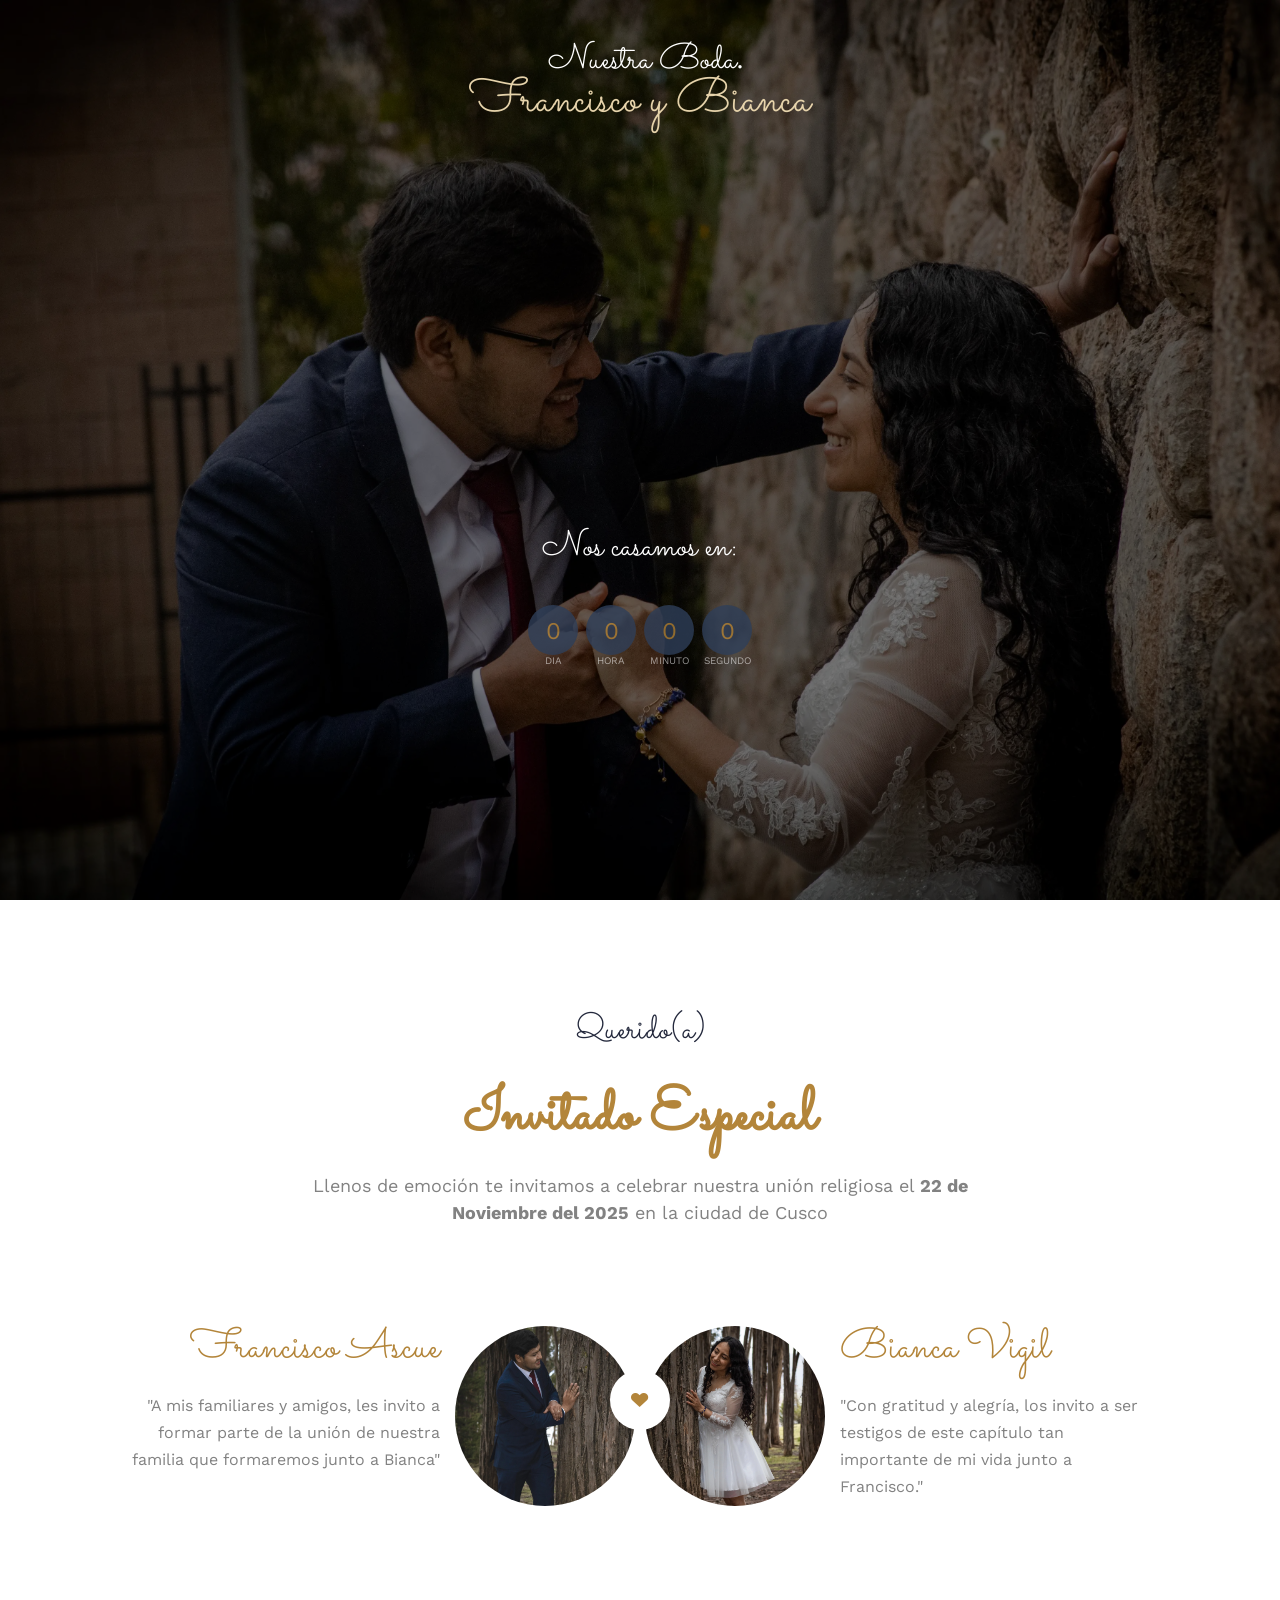
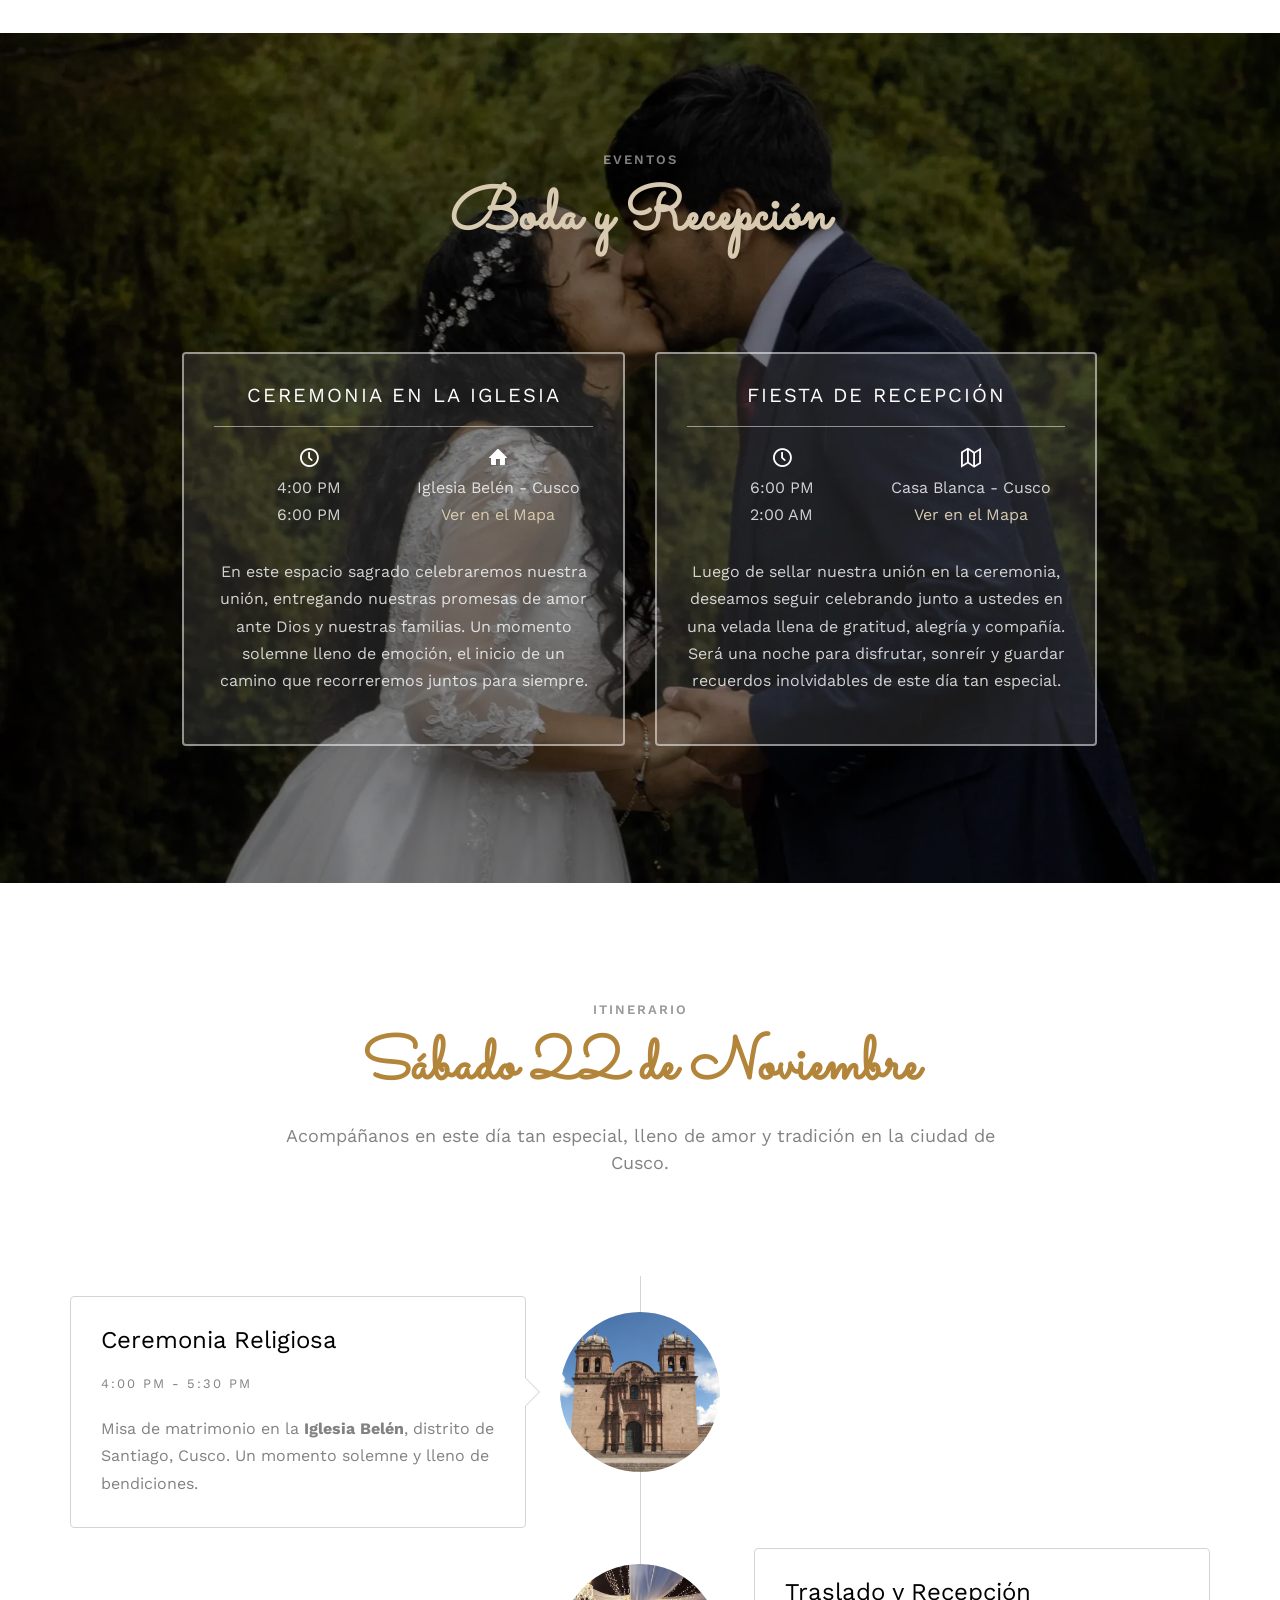
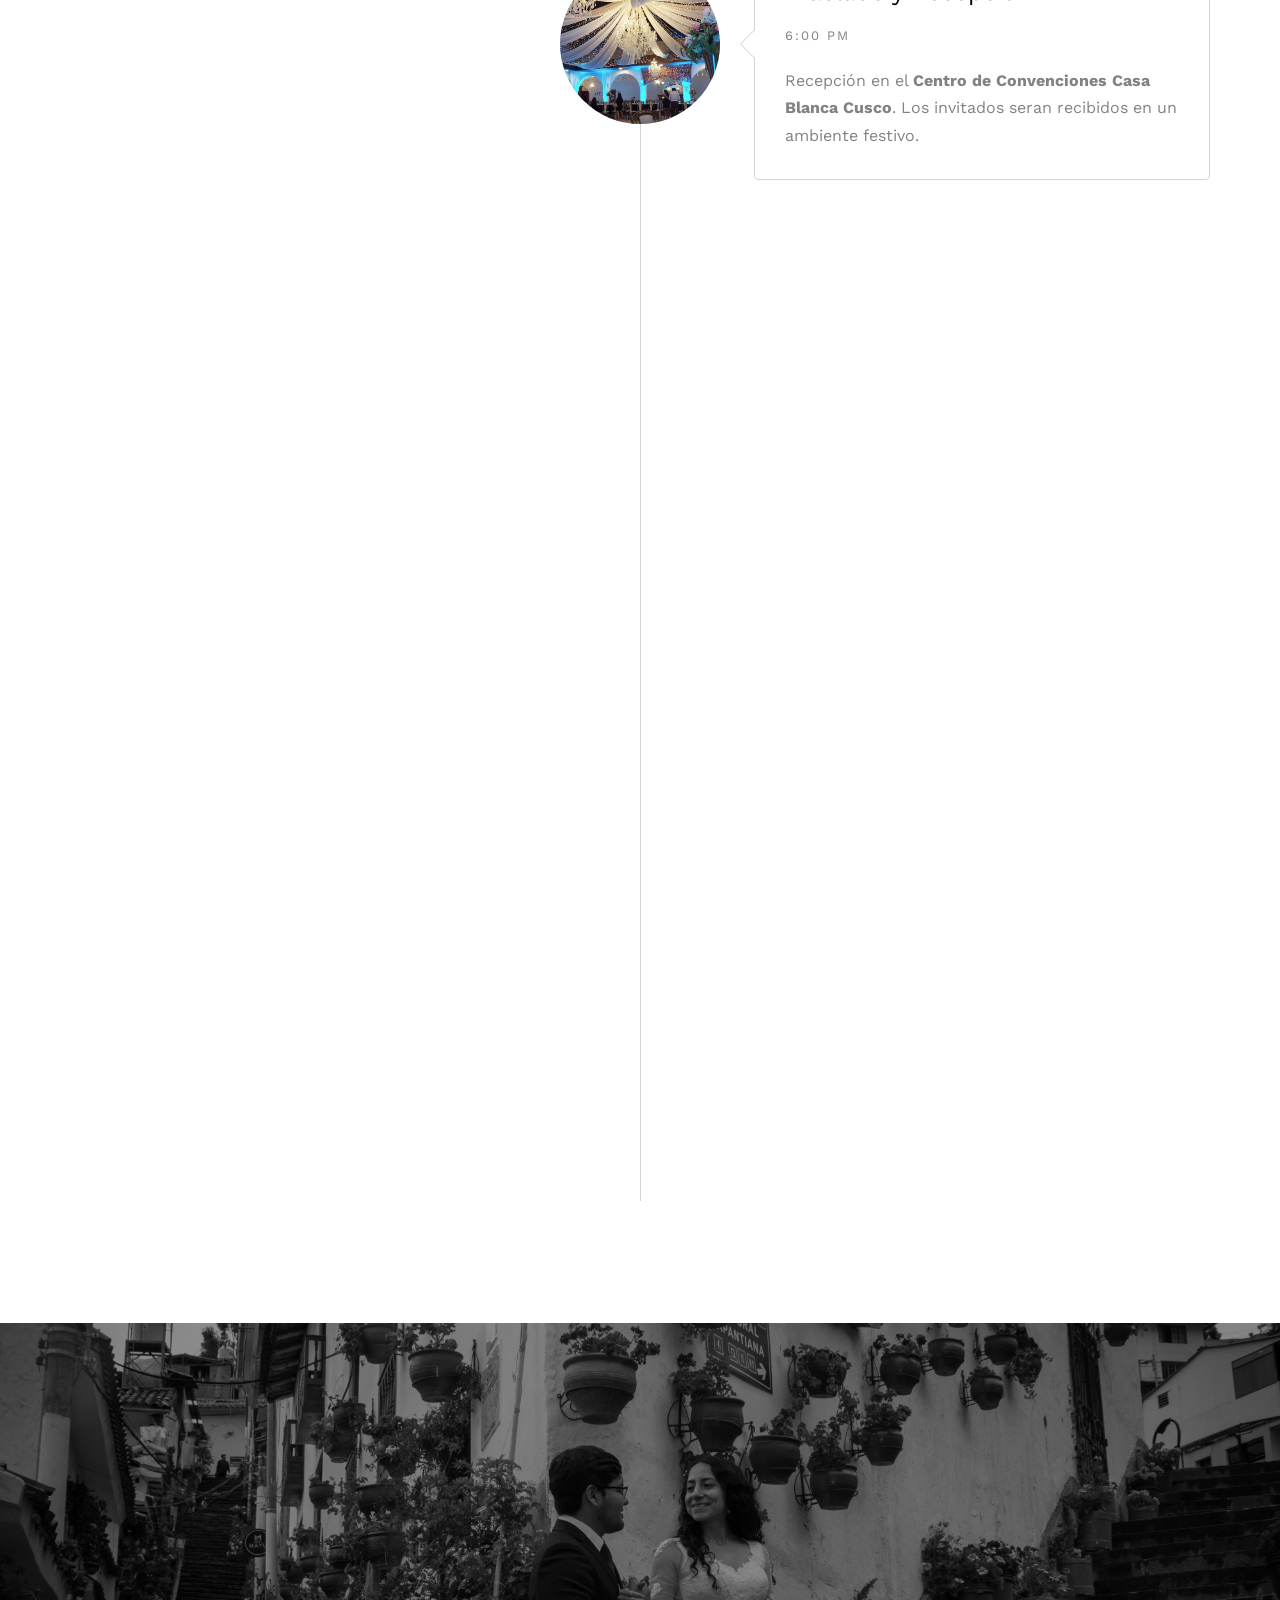
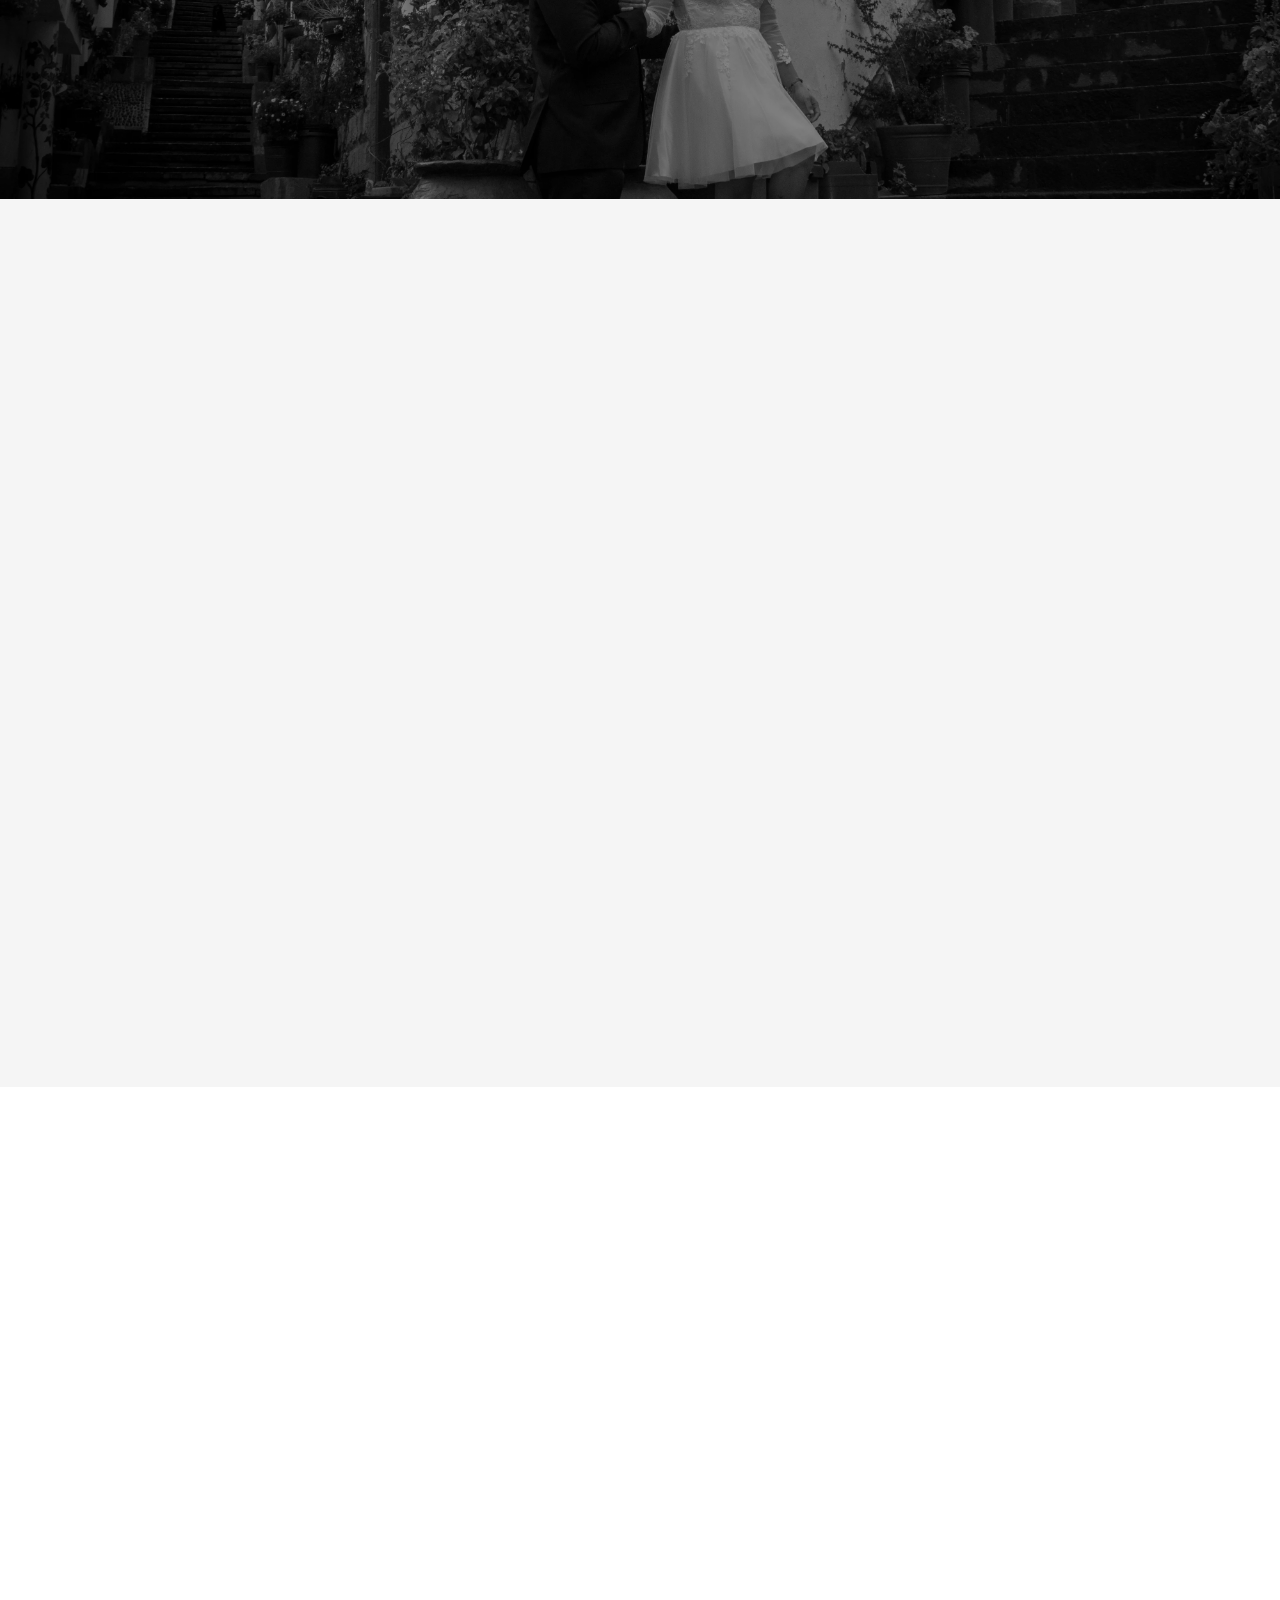
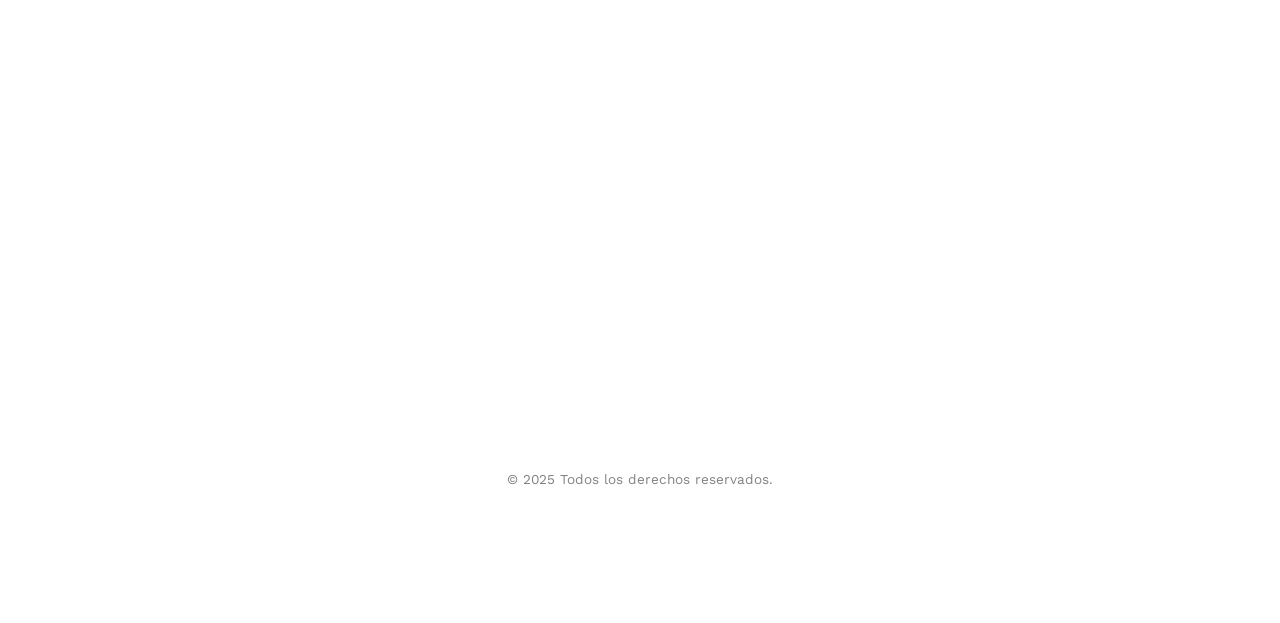
<file: index.html>
<!DOCTYPE html>
<!--[if lt IE 7]>      <html class="no-js lt-ie9 lt-ie8 lt-ie7"> <![endif]-->
<!--[if IE 7]>         <html class="no-js lt-ie9 lt-ie8"> <![endif]-->
<!--[if IE 8]>         <html class="no-js lt-ie9"> <![endif]-->
<!--[if gt IE 8]><!-->
<html class="no-js"> <!--<![endif]-->

<head>
	<meta charset="utf-8">
	<meta http-equiv="X-UA-Compatible" content="IE=edge">
	<title>Nuestra Boda - Francisco y Bianca</title>
	<meta name="viewport" content="width=device-width, initial-scale=1">
	<meta name="description" content="Matrimonio Francisco y Bianca" />
	<meta name="keywords" content="matrimonio" />
	<meta name="author" content="Asvi" />

	<!-- Facebook and Twitter integration -->
	<meta property="og:title" content="Invitación Especial" />
	<meta property="og:description" content="Matrimonio religioso en la ciudad de Cusco." />
	<meta property="og:image" content="https://asvi.org.pe/images/tarjetaInvitacion.jpg" />
	<meta property="og:url" content="https://asvi.org.pe" />
	<meta property="og:type" content="website" />
	<link rel="icon" href="images/icon.webp" type="image/png">
	<link rel="apple-touch-icon" href="images/icon.webp">
	<link href='https://fonts.googleapis.com/css?family=Work+Sans:400,300,600,400italic,700' rel='stylesheet'
		type='text/css'>
	<link href="https://fonts.googleapis.com/css?family=Sacramento" rel="stylesheet">

	<!-- Animate.css -->
	<link rel="stylesheet" href="css/animate.css">
	<!-- Icomoon Icon Fonts-->
	<link rel="stylesheet" href="css/icomoon.css">
	<!-- Bootstrap  -->
	<link rel="stylesheet" href="css/bootstrap.css">

	<!-- Owl Carousel  -->
	<link rel="stylesheet" href="css/owl.carousel.min.css">
	<link rel="stylesheet" href="css/owl.theme.default.min.css">

	<!-- Theme style  -->
	<link rel="stylesheet" href="css/style.css">

	<!-- Modernizr JS -->
	<script src="js/modernizr-2.6.2.min.js"></script>

</head>

<body>

	<audio id="bg-music" loop>
		<source src="images/fondo.mp3" type="audio/mpeg">
	</audio>

	<script>
		document.addEventListener("click", function () {
			let music = document.getElementById("bg-music");
			music.volume = 0.1;
			music.play();
		}, { once: true });
	</script>


	<div id="page">
		<nav class="fh5co-nav text-center" role="navigation">
			<div class="container col-12">
				<div class="row text-center">
					<div class="col-xs-12 col-sm-12 col-md-12 py-0">
						<div id="fh5co-logo"><a href="index.html" style="font-size: 36px;">Nuestra
								Boda<strong>.</strong> <br>
								<p style="color: #E6D3AB; font-size: 48px ">Francisco y Bianca</p>
							</a></div>
					</div>
				</div>
			</div>
		</nav>

		<header id="fh5co-header" class="fh5co-cover" role="banner" style="background-image:url(images/foto6.webp);
               background-position:center;
               background-repeat:no-repeat;
               background-size:cover;">
			<div class="overlay"></div>
			<div class="container">
				<div class="row">
					<div class="col-md-8 col-8 col-md-offset-2 text-center">
						<div class="display-t">
							<div class="display-tc animate-box" data-animate-effect="fadeIn">
								<h1 style="color: #E6D3AB;"> <br> <br></h1>
								<h2 style="font-family: 'Sacramento'; font-size: 36px;">Nos casamos en:</h2>
								<div class="simply-countdown simply-countdown-one" style="opacity: 0.8;"></div>
							</div>
						</div>
					</div>
				</div>
			</div>
		</header>

		<div id="fh5co-couple">
			<div class="container">
				<div class="row">
					<div class="col-md-8 col-md-offset-2 text-center fh5co-heading animate-box">
						<h3 style="color: #23283C; font-family: 'Sacramento'; font-size: 36px;">Querido(a)</h3>
						<h2 id="invitados"></h2>
						<p>Llenos de emoción te invitamos a celebrar nuestra unión religiosa el <b>22 de Noviembre del
								2025</b> en la ciudad de
							Cusco</p>
					</div>
				</div>
				<div class="couple-wrap animate-box">
					<div class="couple-half">
						<div class="groom">
							<img src="images/francisco.webp" alt="groom" class="img-responsive">
						</div>
						<div class="desc-groom">
							<h3 style="font-size: 42px">Francisco Ascue</h3>
							<p>"A mis familiares y amigos, les invito a formar parte de la unión de nuestra familia que
								formaremos junto a
								Bianca"</p>
						</div>
					</div>
					<p class="heart text-center"><i class="icon-heart2"></i></p>
					<div class="couple-half">
						<div class="bride">
							<img src="images/bianca2.webp" alt="groom" class="img-responsive">
						</div>
						<div class="desc-bride">
							<h3 style="font-size: 42px">Bianca Vigil</h3>
							<p>"Con gratitud y alegría, los invito a ser testigos de este capítulo tan importante de mi
								vida junto a Francisco."</p>
						</div>
					</div>
				</div>
			</div>
		</div>

		<div id="fh5co-event" class="fh5co-bg" style="background-image:url(images/foto14.webp);  background-position:center;
               background-repeat:no-repeat;
               background-size:cover;">
			<div class="overlay"></div>
			<div class="container">
				<div class="row">
					<div class="col-md-8 col-md-offset-2 text-center fh5co-heading animate-box">
						<span>Eventos</span>
						<h2 style="color:#D8CAB0 ">Boda y Recepción</h2>
					</div>
				</div>
				<div class="row">
					<div class="display-t">
						<div class="display-tc">
							<div class="col-md-10 col-md-offset-1">
								<div class="col-md-6 col-sm-6 text-center">
									<div class="event-wrap animate-box">
										<h3>Ceremonia en la Iglesia</h3>
										<div class="event-col">
											<i class="icon-clock"></i>
											<span>4:00 PM</span>
											<span>6:00 PM</span>
										</div>
										<div class="event-col">
											<i class="icon-home"></i>
											<span>Iglesia Belén - Cusco</span>
											<span><a href="https://maps.app.goo.gl/5nAezwyaE2Vh8nbg8" target="_blank"
													style="color: #D8CAB0">Ver en el Mapa</a></span>
										</div>
										<p>En este espacio sagrado celebraremos nuestra unión, entregando nuestras
											promesas de amor ante Dios y nuestras
											familias. Un momento solemne lleno de emoción, el inicio de un camino que
											recorreremos juntos para siempre.
										</p>
									</div>
								</div>
								<div class="col-md-6 col-sm-6 text-center">
									<div class="event-wrap animate-box">
										<h3>Fiesta de Recepción</h3>
										<div class="event-col">
											<i class="icon-clock"></i>
											<span>6:00 PM</span>
											<span>2:00 AM</span>
										</div>
										<div class="event-col">
											<i class="icon-map"></i>
											<span>Casa Blanca - Cusco</span>
											<span><a href="https://maps.app.goo.gl/cx1iHhn5XVrviorZ6" target="_blank"
													style="color: #D8CAB0"> Ver en el Mapa</a></span>
										</div>
										<p>Luego de sellar nuestra unión en la ceremonia, deseamos seguir celebrando
											junto a ustedes en una velada llena de
											gratitud, alegría y compañía. Será una noche para disfrutar, sonreír y
											guardar recuerdos inolvidables de este día tan
											especial.
										</p>
									</div>
								</div>
							</div>
						</div>
					</div>
				</div>
			</div>
		</div>

		<div id="fh5co-couple-story">
			<div class="container">
				<div class="row">
					<div class="col-md-8 col-md-offset-2 text-center fh5co-heading animate-box">
						<span>Itinerario</span>
						<h2>Sábado 22 de Noviembre</h2>
						<p>Acompáñanos en este día tan especial, lleno de amor y tradición en la ciudad de
							Cusco.</p>
					</div>
				</div>
				<div class="row">
					<div class="col-md-12 col-md-offset-0">
						<ul class="timeline animate-box">

							<!-- Misa -->
							<li class="animate-box">
								<div class="timeline-badge" style="background-image:url(images/iglesia.jpg);"></div>
								<div class="timeline-panel">
									<div class="timeline-heading">
										<h3 class="timeline-title">Ceremonia Religiosa</h3>
										<span class="date">4:00 pm - 5:30 pm</span>
									</div>
									<div class="timeline-body">
										<p>Misa de matrimonio en la <b>Iglesia Belén</b>, distrito de Santiago, Cusco.
											Un momento solemne y lleno de bendiciones.
										</p>
									</div>
								</div>
							</li>

							<!-- Traslado -->
							<li class="timeline-inverted animate-box">
								<div class="timeline-badge" style="background-image:url(images/recepcion.jpg);"></div>
								<div class="timeline-panel">
									<div class="timeline-heading">
										<h3 class="timeline-title">Traslado y Recepción</h3>
										<span class="date">6:00 pm</span>
									</div>
									<div class="timeline-body">
										<p>Recepción en el <b>Centro de Convenciones Casa Blanca Cusco</b>.
											Los invitados seran recibidos en un ambiente festivo.</p>
									</div>
								</div>
							</li>

							<!-- Llegada Novios -->
							<li class="animate-box">
								<div class="timeline-badge" style="background-image:url(images/foto9.webp);">
								</div>
								<div class="timeline-panel">
									<div class="timeline-heading">
										<h3 class="timeline-title">Llegada de los Novios</h3>
										<span class="date">7:00 pm</span>
									</div>
									<div class="timeline-body">
										<p>Entrada de los novios al salón principal, acompañada de música y
											aplausos.</p>
									</div>
								</div>
							</li>

							<!-- Ritual de unión -->
							<li class="timeline-inverted animate-box">
								<div class="timeline-badge" style="background-image:url(images/brindis.jpeg);"></div>
								<div class="timeline-panel">
									<div class="timeline-heading">
										<h3 class="timeline-title">Ritual de Unión y Brindis</h3>
										<span class="date">7:30 pm - 9:00 pm</span>
									</div>
									<div class="timeline-body">
										<p>Un emotivo momento para celebrar la unión con palabras de agradecimiento y un
											brindis compartido con todos nuestros amigos y seres queridos.</p>
									</div>
								</div>
							</li>

							<!-- Cena + danzas -->
							<li class="animate-box">
								<div class="timeline-badge" style="background-image:url(images/casablanca.jpeg);"></div>
								<div class="timeline-panel">
									<div class="timeline-heading">
										<h3 class="timeline-title">Cena y Danzas Típicas</h3>
										<span class="date">9:00 pm</span>
									</div>
									<div class="timeline-body">
										<p>Disfrutaremos de una deliciosa cena, acompañada de presentaciones de
											danzas tradicionales que celebran la riqueza cultural del Cusco.</p>
									</div>
								</div>
							</li>

							<!-- Fiesta Final -->
							<li class="timeline-inverted animate-box">
								<div class="timeline-badge" style="background-image:url(images/fiesta.jpeg);"></div>
								<div class="timeline-panel">
									<div class="timeline-heading">
										<h3 class="timeline-title">Gran Fiesta</h3>
										<span class="date">Hasta el amanecer</span>
									</div>
									<div class="timeline-body">
										<p>La fiesta continuará hasta altas horas,
											compartiendo la alegría de este día inolvidable.</p>
									</div>
								</div>
							</li>

						</ul>
					</div>
				</div>
			</div>
		</div>

		<div id="fh5co-started" class="fh5co-bg" style="background-image:url(images/foto11.webp);">
			<div class="overlay"></div>
			<div class="container">
				<div class="row animate-box">
					<div class="col-md-8 col-md-offset-2 text-center fh5co-heading">
						<h2>Confirma tu asistencia</h2>
						<br><br><br>
					</div>
				</div>
				<div class="row animate-box">
					<div class="col-md-10 col-md-offset-1 justify-content-center text-center aling-items-center">
						<a href="https://forms.gle/jTvuLaWGX7r6HvV59" target="_blank" style="display:inline-flex;
						          align-items:center;
						          justify-content:center;
								  background-color: #ffff;
						          padding:10px;
						          margin: 0 6px 0 6px;
						          border-radius:18px;
						          font-size:18px;
						          text-decoration:none;">
							Aquí
						</a>
					</div>
				</div>
			</div>
		</div>

		<div id="fh5co-gallery" class="fh5co-section-gray">
			<div class="container">
				<div class="row">
					<div class="col-md-8 col-md-offset-2 text-center fh5co-heading animate-box">
						<span>Nuestras Fotos</span>
						<h2>Galería</h2>
						<p>Un recorrido visual por los momentos más especiales de nuestra historia.</p>
					</div>
				</div>
				<div class="row row-bottom-padded-md">
					<div class="col-md-12">
						<ul id="fh5co-gallery-list">


							<li class="one-third animate-box gallery-item" data-animate-effect="fadeIn"
								style="background-image: url(images/foto15.webp); ">
								<a href="javascript:void(0);" class="gallery-disabled">
									<div class="case-studies-summary">
										<span>Boda Civil</span>
									</div>
									<div class="overlay-message">
									</div>
								</a>
							</li>

							<li class="one-third animate-box gallery-item" data-animate-effect="fadeIn"
								style="background-image: url(images/galeria1.jpeg); ">
								<a href="javascript:void(0);" class="gallery-disabled">
									<div class="case-studies-summary">
										<span>Despedida de solteros</span>
									</div>
									<div class="overlay-message">
									</div>
								</a>
							</li>

							<li class="one-third animate-box gallery-item" data-animate-effect="fadeIn"
								style="background-image: url(images/galeria2.jpeg); ">
								<a href="javascript:void(0);" class="gallery-disabled">
									<div class="case-studies-summary">
										<span>Nuestra vida en Cusco</span>
									</div>
									<div class="overlay-message">
									</div>
								</a>
							</li>

						</ul>
					</div>
				</div>
			</div>
		</div>

		<div id="fh5co-testimonial">
			<div class="container">
				<div class="row">
					<div class="row animate-box">
						<div class="col-md-8 col-md-offset-2 text-center fh5co-heading">
							<span>Amigos y Familiares</span>
							<h2>Mensajes y buenos deseos</h2>
						</div>
					</div>
					<div class="row">
						<div class="col-md-12 animate-box">
							<div class="wrap-testimony">
								<div class="owl-carousel-fullwidth">

									<div class="item">
										<div class="testimony-slide active text-center">
											<figure>
												<img src="images/llaqui.jpeg" alt="user">
											</figure>
											<span>Llakeline Villegas <a href="#" class="twitter">Dama de
													Honor</a></span>
											<blockquote>
												<p>“Felicidades por la hermosa celebración de su amor. Les deseo una
													vida llena de complicidad, risas y aventuras juntos.
													Que sigan construyendo un camino de comprensión, respeto y mucho
													cariño. Recuerden seguir eligiéndose cada día con el
													corazón. 🥂💕🎉”</p>
											</blockquote>
										</div>
									</div>

									<div class="item">
										<div class="testimony-slide active text-center">
											<figure>
												<img src="images/filo.png" alt="user">
											</figure>
											<span>Filomena Orosco <a href="#" class="twitter">Mamá del novio</a></span>
											<blockquote>
												<p>“A mi amado hijo, con inmensa alegría y orgullo te veo convertirte en
													un hombre maravilloso, listo para empezar una nueva
													vida; estoy segura de que juntos construirán un futuro lleno de
													amor. Bianca, te agradezco por ser la persona perfecta
													para mi hijo. Les deseo toda la felicidad del mundo, que su amor
													siga creciendo y fortaleciéndose cada día, que su vida
													juntos esté llena de momentos alegres, comprensión y apoyo mutuo, y
													que nuestro divino Creador ilumine siempre su
													camino.”
												</p>
											</blockquote>
										</div>
									</div>

									<div class="item">
										<div class="testimony-slide active text-center">
											<figure>
												<img src="images/papas_bianca.jpg" alt="user">
											</figure>
											<span>Asunta Santillan & Luis Vigil <a href="#" class="twitter">Papas de la
													novia</a></span>
											<blockquote>
												<p>“La vida es un camino hermoso, aún más cuando se recorre con la
													compañía indicada. Aunque en el trayecto aparezcan
													piedras, sabrán superarlas. El amor es el complemento divino, pero
													la sabiduría es comprensión: la mayor riqueza que
													Dios nos concede. Siempre llega un tiempo, un momento en el que se
													decide compartir la vida con la pareja que, a tu
													lado, te ayudará a superar todo, siempre bajo la bendición de Dios.”
												</p>
											</blockquote>
										</div>
									</div>

									<div class="item">
										<div class="testimony-slide active text-center">
											<figure>
												<img src="images/carlos.jpeg" alt="user">
											</figure>
											<span>Carlos Ascue Orosco <a href="#" class="twitter">Hermano del Novio</a></span>
											<blockquote>
												<p>“Con cariño, les deseo toda la felicidad del mundo. Ustedes demuestran que el amor no consiste en encontrar a la persona perfecta, sino en querer a alguien real de manera perfecta.”
												</p>
											</blockquote>
										</div>
									</div>

									<div class="item">
										<div class="testimony-slide active text-center">
											<figure>
												<img src="images/luis.jpeg" alt="user">
											</figure>
											<span>Luis Enrique Vigil <a href="#" class="twitter">Hermano de la
													novia</a></span>
											<blockquote>
												<p>"Comenzaran un nuevo camino bajo la mirada de Dios. Que Él sea su
													guía, su fortaleza en los desafíos y su fuente de
													alegría inagotable. Les deseamos un matrimonio lleno de amor, fé y
													felicidad."</p>
											</blockquote>
										</div>
									</div>

									<div class="item">
										<div class="testimony-slide active text-center">
											<figure>
												<img src="images/katya.jpeg" alt="user">
											</figure>
											<span>Katya Silva <a href="#" class="twitter">Damita de
													Honor</a></span>
											<blockquote>
												<p>“Queridos Bianquis y Pancho, les deseo una vida llena de amor,
													aventuras y crecimiento juntos. Gracias por inspirarme
													cada día con su complicidad y cariño infinito. ¡Miles de
													bendiciones! Los quiero mucho, mis mejores y más
													incondicionales amigos.”</p>
											</blockquote>
										</div>
									</div>

									<div class="item">
										<div class="testimony-slide active text-center">
											<figure>
												<img src="images/jorge.jpeg" alt="user">
											</figure>
											<span>Jorge Luis Ascue <a href="#" class="twitter">Hermano del
													novio</a></span>
											<blockquote>
												<p>"Parece ayer cuando supe que eran pareja, y hoy no puedo creer que
													aquello que vi crecer y fortalecerse encuentre en esta
													decisión un verdadero símbolo de florecimiento. Me siento muy
													orgulloso de ustedes y les deseo muchos éxitos y
													prosperidad. Que esta unión sea un lazo que los mantenga firmes para
													superar cualquier adversidad."</p>
											</blockquote>
										</div>
									</div>

									<div class="item">
										<div class="testimony-slide active text-center">
											<figure>
												<img src="images/karen.jpeg" alt="user">
											</figure>
											<span>Karen Santillan <a href="#" class="twitter">Testigo de la
													Novia</a></span>
											<blockquote>
												<p>"Que Dios cuide y guíe siempre su hogar; que el respeto sea siempre
													el pilar que sustente su relación, y que cada día
													sigan eligiéndose con amor para seguir construyendo juntos nuevas
													historias."</p>
											</blockquote>
										</div>
									</div>

								</div>
							</div>
						</div>
					</div>
				</div>
			</div>
		</div>

		<footer id="fh5co-footer" role="contentinfo">
			<div class="container">

				<div class="row copyright">
					<div class="col-md-12 text-center">

						<p>
							<small class="block">&copy; 2025 Todos los derechos reservados.</small>
						</p>
					</div>
				</div>

			</div>
		</footer>
	</div>

	<div class="gototop js-top">
		<a href="#" class="js-gotop"><i class="icon-arrow-up"></i></a>
	</div>

	<!-- jQuery -->
	<script src="js/jquery.min.js"></script>
	<!-- jQuery Easing -->
	<script src="js/jquery.easing.1.3.js"></script>
	<!-- Bootstrap -->
	<script src="js/bootstrap.min.js"></script>
	<!-- Waypoints -->
	<script src="js/jquery.waypoints.min.js"></script>
	<!-- Carousel -->
	<script src="js/owl.carousel.min.js"></script>
	<!-- countTo -->
	<script src="js/jquery.countTo.js"></script>

	<!-- Stellar -->
	<script src="js/jquery.stellar.min.js"></script>
	<!-- Magnific Popup -->
	<script src="js/jquery.magnific-popup.min.js"></script>
	<script src="js/magnific-popup-options.js"></script>

	<!-- // <script src="https://cdnjs.cloudflare.com/ajax/libs/prism/0.0.1/prism.min.js"></script> -->
	<script src="js/simplyCountdown.js"></script>
	<!-- Main -->
	<script src="js/main.js"></script>

	<script>
		// Obtener parámetros de la URL
		const params = new URLSearchParams(window.location.search);

		// Extraer el valor de "invitados"
		const invitados = params.get("invitados");

		// Insertar en el <h3> (si no hay invitados, usar valor por defecto)
		document.getElementById("invitados").textContent = invitados || "Invitado Especial";
	</script>


	<script>
		var d = new Date(2025, 10, 22, 16, 30, 0);

		// default example
		simplyCountdown('.simply-countdown-one', {
			year: d.getFullYear(),
			month: d.getMonth() + 1,
			day: d.getDate(),
			hours: d.getHours(),
			minutes: d.getMinutes(),
			seconds: d.getSeconds()
		});

		// jQuery example
		$('#simply-countdown-losange').simplyCountdown({
			year: d.getFullYear(),
			month: d.getMonth() + 1,
			day: d.getDate(),
			hours: d.getHours(),
			minutes: d.getMinutes(),
			seconds: d.getSeconds(),
			enableUtc: false
		});
	</script>

</body>

</html>
</file>
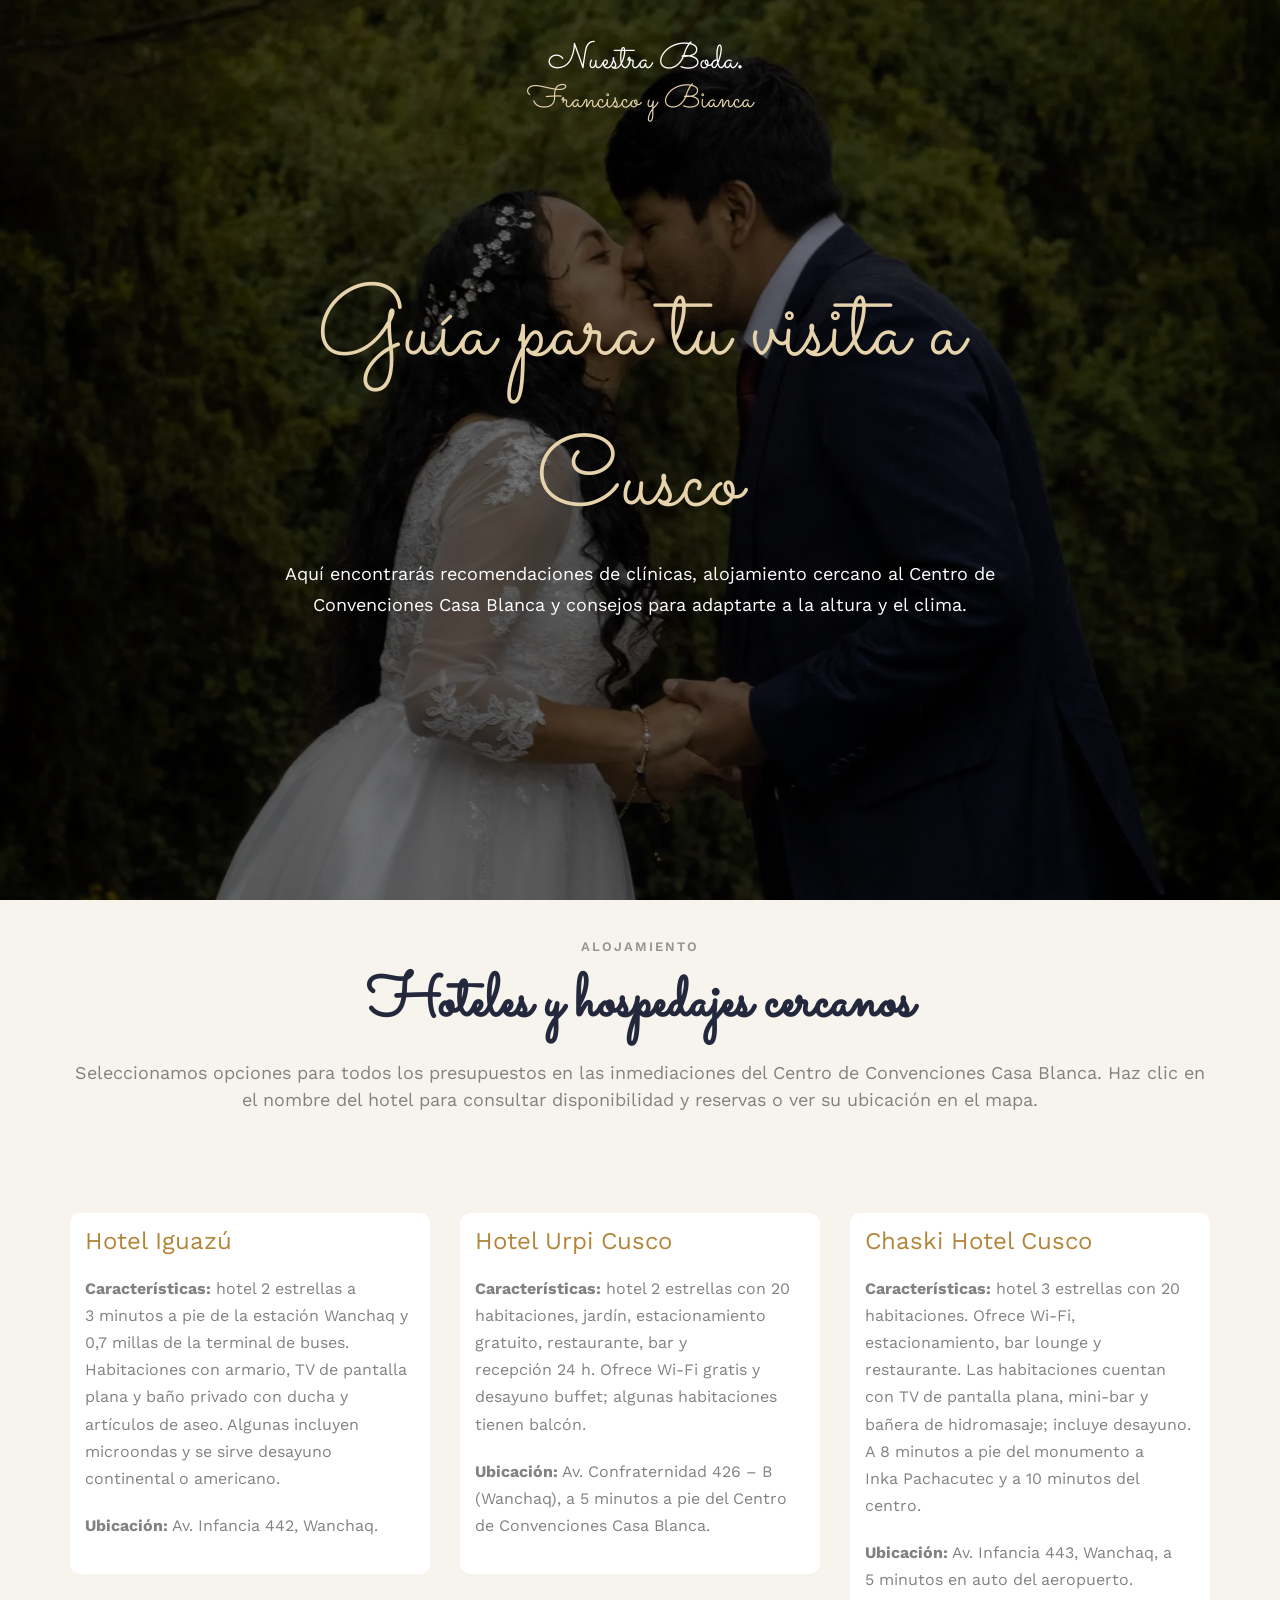
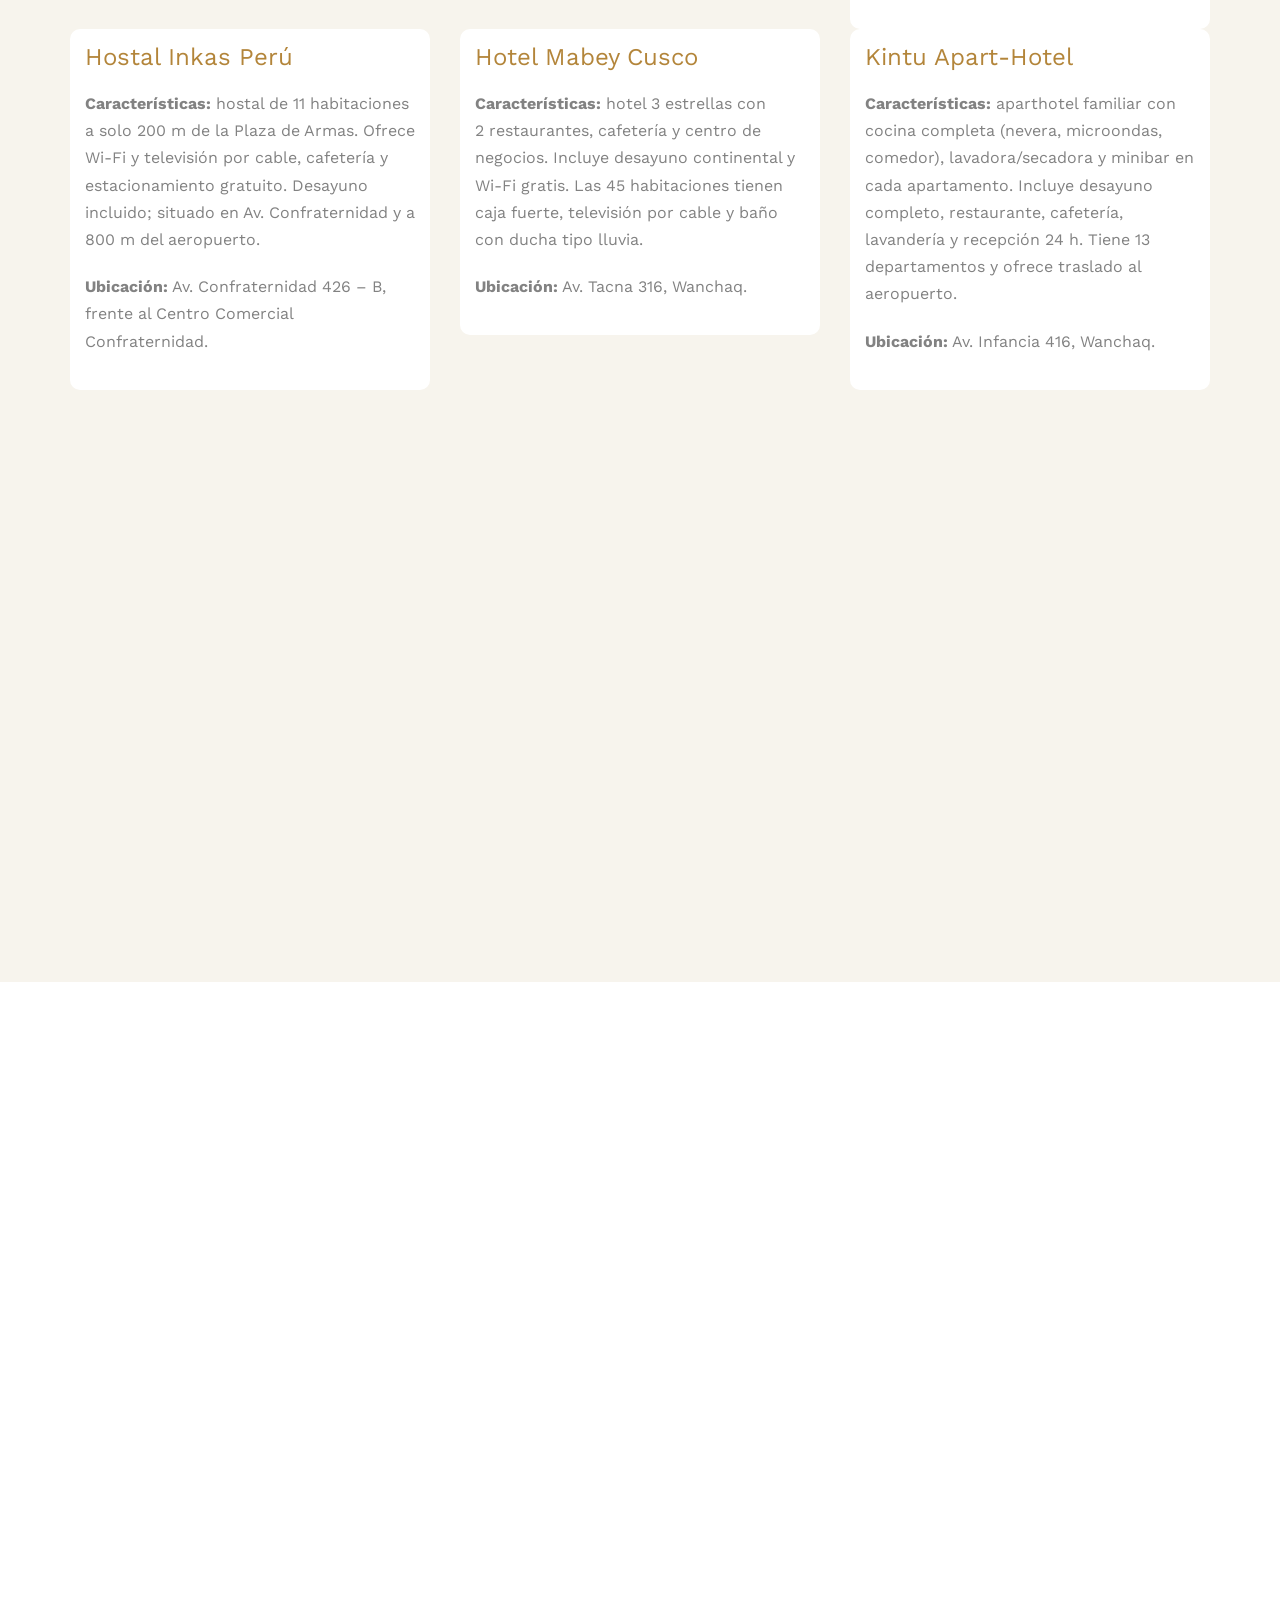
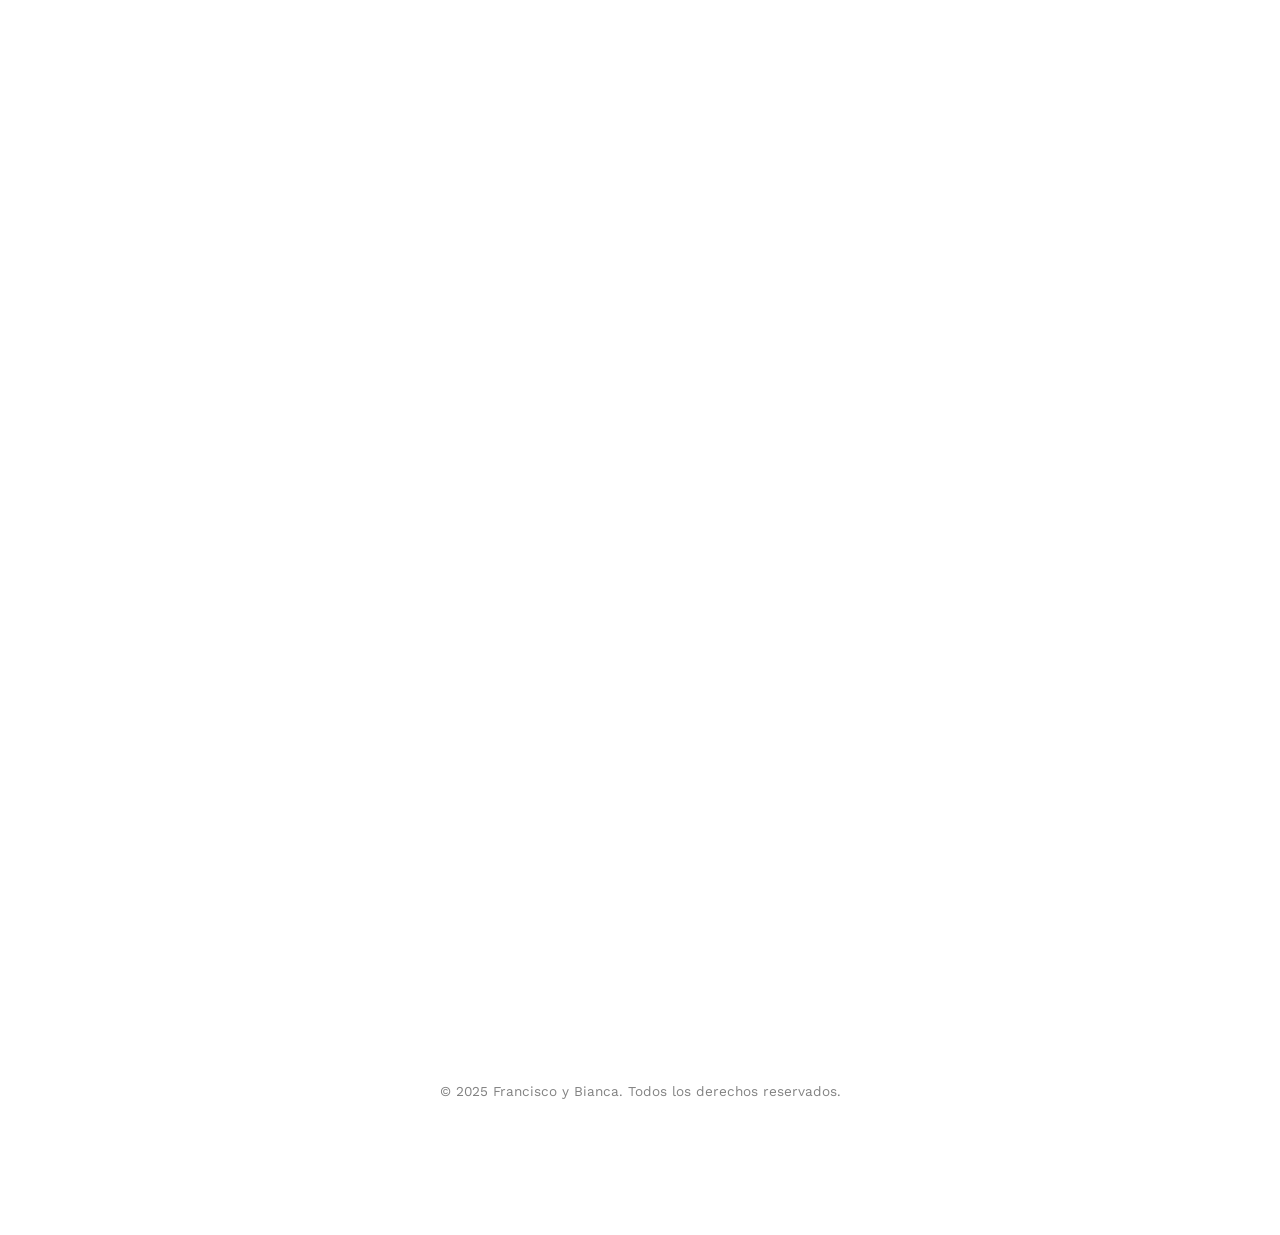
<file: cusco-info.html>
<!DOCTYPE html>
<html class="no-js">
<head>
    <meta charset="utf-8">
    <meta http-equiv="X-UA-Compatible" content="IE=edge">
    <title>Guía de estadía en Cusco</title>
    <meta name="viewport" content="width=device-width, initial-scale=1">
    <meta name="description" content="Recomendaciones de estadía en Cusco para la boda" />
    <meta name="keywords" content="Cusco, alojamiento, clínicas, recomendaciones" />
    <meta name="author" content="Asvi" />

    <!-- Uso los mismos estilos del sitio original para mantener la armonía -->
    <link rel="icon" href="images/icon.webp" type="image/png">
    <link rel="apple-touch-icon" href="images/icon.webp">
    <link href='https://fonts.googleapis.com/css?family=Work+Sans:400,300,600,400italic,700' rel='stylesheet' type='text/css'>
    <link href="https://fonts.googleapis.com/css?family=Sacramento" rel="stylesheet">
    <link rel="stylesheet" href="css/animate.css">
    <link rel="stylesheet" href="css/icomoon.css">
    <link rel="stylesheet" href="css/bootstrap.css">
    <link rel="stylesheet" href="css/owl.carousel.min.css">
    <link rel="stylesheet" href="css/owl.theme.default.min.css">
    <link rel="stylesheet" href="css/style.css">

    <script src="js/modernizr-2.6.2.min.js"></script>
</head>
<body>
    <div id="page">
        <nav class="fh5co-nav text-center" role="navigation">
            <div class="container">
                <div class="row">
                    <div class="col-md-12 py-0">
                        <div id="fh5co-logo"><a href="index.html" style="font-size: 36px;">Nuestra
                                Boda<strong>.</strong><br>
                                <p style="color: #E6D3AB; font-size: 32px">Francisco y Bianca</p>
                            </a></div>
                    </div>
                </div>
            </div>
        </nav>
        <!-- Cabecera de la guía -->
        <header id="fh5co-header" class="fh5co-cover" role="banner" style="background-image:url(images/foto14.webp); background-position:center; background-repeat:no-repeat; background-size:cover;">
            <div class="overlay"></div>
            <div class="container">
                <div class="row">
                    <div class="col-md-8 col-md-offset-2 text-center">
                        <div class="display-t">
                            <div class="display-tc animate-box" data-animate-effect="fadeIn">
                                <h1 style="color: #E6D3AB;">Guía para tu visita a Cusco</h1>
                                <p style="color: #ffffff; font-size:18px;">Aquí encontrarás recomendaciones de clínicas, alojamiento cercano al Centro de Convenciones Casa Blanca y consejos para adaptarte a la altura y el clima.</p>
                            </div>
                        </div>
                    </div>
                </div>
            </div>
        </header>
        <!-- Sección de alojamiento actualizada para mejorar la legibilidad -->
        <div id="fh5co-lodging" style="background-color:#f7f4ed; padding-top:2em; padding-bottom:2em;">
            <div class="container">
                <div class="row">
                    <div class="col-md-12 text-center fh5co-heading animate-box">
                        <span>Alojamiento</span>
                        <h2 style="color:#23283C">Hoteles y hospedajes cercanos</h2>
                        <p>Seleccionamos opciones para todos los presupuestos en las inmediaciones del Centro de Convenciones Casa Blanca. Haz clic en el nombre del hotel para consultar disponibilidad y reservas o ver su ubicación en el mapa.</p>
                    </div>
                </div>
                <!-- Imagen decorativa eliminada para mejorar legibilidad -->
                <!-- Lista de hoteles: se amplió con opciones propuestas por los novios -->
                <div class="row">
                    <!-- Hotel Iguazú -->
                    <div class="col-md-4 col-sm-6 animate-box">
                        <div class="event-wrap" style="background:#ffffff; padding:15px; border-radius:10px; height:100%;">
                            <h3><a href="https://www.google.com/maps/place/Hotel+Iguazú" target="_blank" rel="noopener noreferrer">Hotel Iguazú</a></h3>
                            <!-- Línea de precio removida -->
                            <p><strong>Características:</strong> hotel 2 estrellas a 3 minutos a pie de la estación Wanchaq y 0,7 millas de la terminal de buses. Habitaciones con armario, TV de pantalla plana y baño privado con ducha y artículos de aseo. Algunas incluyen microondas y se sirve desayuno continental o americano.</p>
                            <p><strong>Ubicación:</strong> Av. Infancia 442, Wanchaq.</p>
                        </div>
                    </div>
                    <!-- Hotel Urpi Cusco -->
                    <div class="col-md-4 col-sm-6 animate-box">
                        <div class="event-wrap" style="background:#ffffff; padding:15px; border-radius:10px; height:100%;">
                            <h3><a href="https://www.google.com/maps/place/Hotel+Urpi" target="_blank" rel="noopener noreferrer">Hotel Urpi Cusco</a></h3>
                            <!-- Línea de precio removida -->
                            <p><strong>Características:</strong> hotel 2 estrellas con 20 habitaciones, jardín, estacionamiento gratuito, restaurante, bar y recepción 24 h. Ofrece Wi‑Fi gratis y desayuno buffet; algunas habitaciones tienen balcón.</p>
                            <p><strong>Ubicación:</strong> Av. Confraternidad 426 – B (Wanchaq), a 5 minutos a pie del Centro de Convenciones Casa Blanca.</p>
                        </div>
                    </div>
                    <!-- Chaski Hotel Cusco -->
                    <div class="col-md-4 col-sm-6 animate-box">
                        <div class="event-wrap" style="background:#ffffff; padding:15px; border-radius:10px; height:100%;">
                            <h3><a href="https://www.google.com/maps/place/Chaski+Hotel" target="_blank" rel="noopener noreferrer">Chaski Hotel Cusco</a></h3>
                            <!-- Línea de precio removida -->
                            <p><strong>Características:</strong> hotel 3 estrellas con 20 habitaciones. Ofrece Wi‑Fi, estacionamiento, bar lounge y restaurante. Las habitaciones cuentan con TV de pantalla plana, mini‑bar y bañera de hidromasaje; incluye desayuno. A 8 minutos a pie del monumento a Inka Pachacutec y a 10 minutos del centro.</p>
                            <p><strong>Ubicación:</strong> Av. Infancia 443, Wanchaq, a 5 minutos en auto del aeropuerto.</p>
                        </div>
                    </div>
                </div>
                <div class="row">
                    <!-- Hostal Inkas Perú -->
                    <div class="col-md-4 col-sm-6 animate-box">
                        <div class="event-wrap" style="background:#ffffff; padding:15px; border-radius:10px; height:100%;">
                            <h3><a href="https://www.google.com/maps/place/Hostal+Inkas+Per%C3%BA/@-13.5268837,-71.9695235,20z/data=!4m10!3m9!1s0x916dd5e3e35c53f9:0x8c154624f8bd3842!5m2!4m1!1i2!8m2!3d-13.5268656!4d-71.9690687!15sCgdIb3RlbGVzkgEGaG9zdGVsqgE8EAEqCyIHaG90ZWxlcygOMh4QASIaAV6EyTsT9j-2rlPCqu7MrMncMe2NMmjOZ5cyCxACIgdob3RlbGVz4AEA!16s%2Fg%2F1pp2t_1kn" target="_blank" rel="noopener noreferrer">Hostal Inkas Perú</a></h3>
                            <!-- Línea de precio removida -->
                            <p><strong>Características:</strong> hostal de 11 habitaciones a solo 200 m de la Plaza de Armas. Ofrece Wi‑Fi y televisión por cable, cafetería y estacionamiento gratuito. Desayuno incluido; situado en Av. Confraternidad y a 800 m del aeropuerto.</p>
                            <p><strong>Ubicación:</strong> Av. Confraternidad 426 – B, frente al Centro Comercial Confraternidad.</p>
                        </div>
                    </div>
                    <!-- Hotel Mabey Cusco -->
                    <div class="col-md-4 col-sm-6 animate-box">
                        <div class="event-wrap" style="background:#ffffff; padding:15px; border-radius:10px; height:100%;">
                            <h3><a href="https://www.google.com/maps/place/Hotel+Mabey+Cusco/@-13.525244,-71.9714961,18z/data=!4m17!1m6!2m5!1sHotel!5m3!5m2!4m1!1i2!3m9!1s0x916dd5df9a4aba7f:0x3ec497fd02e3f9f3!5m2!4m1!1i2!8m2!3d-13.5244815!4d-71.9690049!15sCgVIb3RlbJIBBWhvdGVs4AEA!16s%2Fg%2F1vlzcflf" target="_blank" rel="noopener noreferrer">Hotel Mabey Cusco</a></h3>
                            <!-- Línea de precio removida -->
                            <p><strong>Características:</strong> hotel 3 estrellas con 2 restaurantes, cafetería y centro de negocios. Incluye desayuno continental y Wi‑Fi gratis. Las 45 habitaciones tienen caja fuerte, televisión por cable y baño con ducha tipo lluvia.</p>
                            <p><strong>Ubicación:</strong> Av. Tacna 316, Wanchaq.</p>
                        </div>
                    </div>
                    <!-- Kintu Apart Hotel -->
                    <div class="col-md-4 col-sm-6 animate-box">
                        <div class="event-wrap" style="background:#ffffff; padding:15px; border-radius:10px; height:100%;">
                            <h3><a href="https://www.google.com/maps/place/Kintu+apart-hotel/@-13.5263059,-71.9703023,18.18z/data=!4m9!3m8!1s0x916dd5e3ceaf5e6f:0xa0135912257a4b2d!5m2!4m1!1i2!8m2!3d-13.5253719!4d-71.9687103!16s%2Fg%2F11clwhqc73" target="_blank" rel="noopener noreferrer">Kintu Apart‑Hotel</a></h3>
                            <!-- Línea de precio removida -->
                            <p><strong>Características:</strong> aparthotel familiar con cocina completa (nevera, microondas, comedor), lavadora/secadora y minibar en cada apartamento. Incluye desayuno completo, restaurante, cafetería, lavandería y recepción 24 h. Tiene 13 departamentos y ofrece traslado al aeropuerto.</p>
                            <p><strong>Ubicación:</strong> Av. Infancia 416, Wanchaq.</p>
                        </div>
                    </div>
                </div>
                <div class="row">
                    <!-- Inka's House (apartamento) -->
                    <div class="col-md-4 col-sm-6 animate-box">
                        <div class="event-wrap" style="background:#ffffff; padding:15px; border-radius:10px; height:100%;">
                            <h3><a href="https://www.google.com/maps/place/Hostal+Inka's+House/@-13.5293865,-71.9704604,18z/data=!4m9!3m8!1s0x916dd5f2f307cd8b:0xe3a840585ae2a278!5m2!4m1!1i2!8m2!3d-13.529387!4d-71.9684505!16s%2Fg%2F11p001lp4r" target="_blank" rel="noopener noreferrer">Inka’s House</a></h3>
                            <!-- Línea de precio removida -->
                            <p><strong>Características:</strong> apartamento turístico ubicado a 1,2 km del centro, ideal para familias. Cuenta con terraza, permite mascotas previa consulta y dispone de minibar, kitchenette, nevera, escritorio, microondas, cafetera y TV de pantalla plana.</p>
                            <p><strong>Ubicación:</strong> Prolongación Lucrepata, Cusco.</p>
                        </div>
                    </div>
                    <!-- Raymi Hotel Cusco -->
                    <div class="col-md-4 col-sm-6 animate-box">
                        <div class="event-wrap" style="background:#ffffff; padding:15px; border-radius:10px; height:100%;">
                            <h3><a href="https://www.google.com/maps/place/Raymi+Hostal+Cusco/@-13.529809,-71.9701117,18z/data=!4m9!3m8!1s0x916dd5e4e3465cb1:0x845fb68c5e052bed!5m2!4m1!1i2!8m2!3d-13.5301264!4d-71.9686631!16s%2Fg%2F11b6gng95l" target="_blank" rel="noopener noreferrer">Raymi Hotel</a></h3>
                            <!-- Línea de precio removida -->
                            <p><strong>Características:</strong> hotel pequeño con habitaciones luminosas y acogedoras. Situado junto al Mercado San Pedro, es ideal para viajeros que buscan buen equilibrio entre costo y servicio.</p>
                            <p><strong>Ubicación:</strong> San Pedro, a pocos pasos de la Plaza de Armas.</p>
                        </div>
                    </div>
                    <!-- Otras recomendaciones -->
                    <div class="col-md-4 col-sm-6 animate-box">
                        <div class="event-wrap" style="background:#ffffff; padding:15px; border-radius:10px; height:100%;">
                            <h3>Otras opciones de categoría media</h3>
                            <p>Si buscas un hospedaje con más comodidades pero sin salir de la zona, considera:</p>
                            <ul style="text-align:left; padding-left:20px;">
                                <li><a href="https://actionperutreks.com/hotels-in-peru-and-in-cusco/#raymi-hotel-cusco" target="_blank" rel="noopener noreferrer">Rumi Punku Hotel</a> – hotel histórico con patio y jardín.</li>
                                <li><a href="https://actionperutreks.com/hotels-in-peru-and-in-cusco/#ruinas-hotel-cusco" target="_blank" rel="noopener noreferrer">Ruinas Hotel Cusco</a> – a dos cuadras de la Plaza de Armas, con habitaciones rústicas.</li>
                                <li><a href="https://actionperutreks.com/hotels-in-peru-and-in-cusco/#yawar-inka-hotel-cusco" target="_blank" rel="noopener noreferrer">Yawar Inka Hotel</a> – ofrece habitaciones amplias y nuevas y desayuno variado.</li>
                            </ul>
                            <p>Estas alternativas ofrecen servicios adicionales como spa, jardines o arquitectura colonial, y todas están ubicadas a corta distancia del centro de Cusco.</p>
                        </div>
                    </div>
                </div>
            </div>
        </div>

        <!-- Sección de clínicas -->
        <div id="fh5co-clinics" style="padding-top:2em;">
            <div class="container">
                <div class="row">
                    <div class="col-md-12 text-center fh5co-heading animate-box">
                        <h2 style="color: #23283C">Clínicas y centros médicos en Cusco</h2>
                        <p>Para tranquilidad de nuestros invitados, destacamos algunas clínicas y hospitales de la ciudad que ofrecen atención las 24 horas o en horario extendido.</p>
                    </div>
                </div>
                <div class="row">
                    <div class="col-md-6 animate-box">
                        <h3><a href="https://clinicapardocusco.com" target="_blank" rel="noopener noreferrer">Clínica Centro Médico Pardo</a></h3>
                        <p><strong>Dirección:</strong> Av. de La Cultura 710, Cusco. Abierta las 24 horas. Teléfono: (084) 231718. Ofrece servicios de urgencias, laboratorio y consultas generales.</p>
                        <h3><a href="https://clinicacusco.sanjuandedios.pe" target="_blank" rel="noopener noreferrer">Clínica San Juan de Dios Cusco</a></h3>
                        <p><strong>Dirección:</strong> Manzanares 264 (centro de Cusco). Horario de atención: 7 am – 6 pm. Teléfono: (084) 231340. Recomendado para consultas médicas y atención pediátrica.</p>
                        <h3><a href="https://www.cps.com.pe" target="_blank" rel="noopener noreferrer">Clínica Peruano Suiza</a></h3>
                        <p><strong>Dirección:</strong> Av. Perú K‑3. Atención 24 h. Teléfono: (084) 989 316 622. Brinda atención de emergencia, cirugías y habitaciones privadas.</p>
                    </div>
                    <div class="col-md-6 animate-box">
                        <h3><a href="https://clinicavictorparedes.com" target="_blank" rel="noopener noreferrer">Clínica Paredes</a></h3>
                        <p><strong>Dirección:</strong> Lechugal 405. Atención 24 h. Teléfono: (084) 958 980 993. Cuenta con servicio de urgencias y laboratorio clínico.</p>
                        <h3><a href="https://cima-clinic.com" target="_blank" rel="noopener noreferrer">Centro Médico CIMA / Traveler’s Clinic</a></h3>
                        <p><strong>Dirección:</strong> Av. Pardo, Paseo de los Héroes 728. Teléfono: (084) 255 550. Clínica especializada en atención a viajeros; ofrece consultas en inglés.</p>
                        <h3><a href="https://www.essaludenlinea.com/establecimiento/hospital-nacional-adolfo-guevara-velasco/" target="_blank" rel="noopener noreferrer">Hospital Nacional Adolfo Guevara Velasco</a></h3>
                        <p><strong>Dirección:</strong> Av. Anselmo Álvarez s/n. Principal hospital de EsSalud en Cusco con servicios de urgencias y especialidades.</p>
                    </div>
                </div>
            </div>
        </div>
        <!-- La sección de alojamiento anterior se reemplazó por una nueva versión situada más arriba -->
        <!-- Sección de recomendaciones -->
        <div id="fh5co-couple-story" style="padding-top:2em;">
            <div class="container">
                <div class="row">
                    <div class="col-md-12 text-center fh5co-heading animate-box">
                        <h2>Consejos para tu estadía en Cusco</h2>
                        <p>El clima y la altitud de Cusco pueden sorprender a los visitantes. Sigue estas recomendaciones para disfrutar al máximo tu viaje.</p>
                    </div>
                </div>
                <div class="row">
                    <!-- Clima -->
                    <div class="col-md-6 animate-box">
                        <h3>Clima en noviembre</h3>
                        <p>Noviembre marca el inicio de la temporada de lluvias en Cusco. Las temperaturas oscilan entre 8 °C por la noche y 22 °C durante el día. Es recomendable llevar ropa abrigadora para la mañana y la noche, impermeable o paraguas, y calzado cómodo para caminar.</p>
                    </div>
                    <!-- Soroche -->
                    <div class="col-md-6 animate-box">
                        <h3>Cómo evitar el mal de altura</h3>
                        <p>La ciudad se sitúa a 3 400 m sobre el nivel del mar. El mal de altura (soroche) suele causar dolor de cabeza, náuseas y fatiga. Para prevenirlo:</p>
                        <ul>
                            <li>Consulta a tu médico sobre tomar acetazolamida (Diamox) 24 horas antes del viaje.</li>
                            <li>A tu llegada descansa, hidrátate bien (2–3 litros de agua al día) y evita el alcohol y las comidas pesadas.</li>
                            <li>Durante los primeros dos días evita actividades extenuantes y considera dormir en el Valle Sagrado, que está a menor altitud.</li>
                            <li>Prueba remedios locales como mate de coca, pastillas de soroche y oxígeno portátil para aliviar síntomas leves.</li>
                        </ul>
                    </div>
                </div>
                <!-- Señales de alerta -->
                <div class="row" style="margin-top:1em;">
                    <div class="col-md-12 animate-box">
                        <h3>¿Cuándo buscar ayuda médica?</h3>
                        <p>Si experimentas dolor de cabeza severo, confusión, dificultad para caminar, falta de aliento intensa o tos con espuma rosada, desciende inmediatamente a un lugar de menor altitud y busca atención médica urgente.</p>
                    </div>
                </div>
            </div>
        </div>
        <!-- Pie de página -->
        <footer id="fh5co-footer" role="contentinfo">
            <div class="container">
                <div class="row copyright">
                    <div class="col-md-12 text-center">
                        <p>
                            <small class="block">&copy; 2025 Francisco y Bianca. Todos los derechos reservados.</small>
                        </p>
                    </div>
                </div>
            </div>
        </footer>
    </div>
    <!-- Scripts necesarios -->
    <script src="js/jquery.min.js"></script>
    <script src="js/jquery.easing.1.3.js"></script>
    <script src="js/bootstrap.min.js"></script>
    <script src="js/owl.carousel.min.js"></script>
    <script src="js/jquery.waypoints.min.js"></script>
    <script src="js/jquery.countTo.js"></script>
    <script src="js/jquery.stellar.min.js"></script>
    <script src="js/jquery.magnific-popup.min.js"></script>
    <script src="js/magnific-popup-options.js"></script>
    <script src="js/main.js"></script>
</body>
</html>
</file>
<file: css/icomoon.css>
@font-face {
  font-family: 'icomoon';
  src:  url('../fonts/icomoon/icomoon.eot?6iuir');
  src:  url('../fonts/icomoon/icomoon.eot?6iuir#iefix') format('embedded-opentype'),
    url('../fonts/icomoon/icomoon.ttf?6iuir') format('truetype'),
    url('../fonts/icomoon/icomoon.woff?6iuir') format('woff'),
    url('../fonts/icomoon/icomoon.svg?6iuir#icomoon') format('svg');
  font-weight: normal;
  font-style: normal;
}

[class^="icon-"], [class*=" icon-"] {
  /* use !important to prevent issues with browser extensions that change fonts */
  font-family: 'icomoon' !important;
  speak: none;
  font-style: normal;
  font-weight: normal;
  font-variant: normal;
  text-transform: none;
  line-height: 1;

  /* Better Font Rendering =========== */
  -webkit-font-smoothing: antialiased;
  -moz-osx-font-smoothing: grayscale;
}

.icon-eye:before {
  content: "\e000";
}
.icon-paper-clip:before {
  content: "\e001";
}
.icon-mail:before {
  content: "\e002";
}
.icon-toggle:before {
  content: "\e003";
}
.icon-layout:before {
  content: "\e004";
}
.icon-link:before {
  content: "\e005";
}
.icon-bell:before {
  content: "\e006";
}
.icon-lock:before {
  content: "\e007";
}
.icon-unlock:before {
  content: "\e008";
}
.icon-ribbon:before {
  content: "\e009";
}
.icon-image:before {
  content: "\e010";
}
.icon-signal:before {
  content: "\e011";
}
.icon-target:before {
  content: "\e012";
}
.icon-clipboard:before {
  content: "\e013";
}
.icon-clock:before {
  content: "\e014";
}
.icon-watch:before {
  content: "\e015";
}
.icon-air-play:before {
  content: "\e016";
}
.icon-camera:before {
  content: "\e017";
}
.icon-video:before {
  content: "\e018";
}
.icon-disc:before {
  content: "\e019";
}
.icon-printer:before {
  content: "\e020";
}
.icon-monitor:before {
  content: "\e021";
}
.icon-server:before {
  content: "\e022";
}
.icon-cog:before {
  content: "\e023";
}
.icon-heart:before {
  content: "\e024";
}
.icon-paragraph:before {
  content: "\e025";
}
.icon-align-justify:before {
  content: "\e026";
}
.icon-align-left:before {
  content: "\e027";
}
.icon-align-center:before {
  content: "\e028";
}
.icon-align-right:before {
  content: "\e029";
}
.icon-book:before {
  content: "\e030";
}
.icon-layers:before {
  content: "\e031";
}
.icon-stack:before {
  content: "\e032";
}
.icon-stack-2:before {
  content: "\e033";
}
.icon-paper:before {
  content: "\e034";
}
.icon-paper-stack:before {
  content: "\e035";
}
.icon-search:before {
  content: "\e036";
}
.icon-zoom-in:before {
  content: "\e037";
}
.icon-zoom-out:before {
  content: "\e038";
}
.icon-reply:before {
  content: "\e039";
}
.icon-circle-plus:before {
  content: "\e040";
}
.icon-circle-minus:before {
  content: "\e041";
}
.icon-circle-check:before {
  content: "\e042";
}
.icon-circle-cross:before {
  content: "\e043";
}
.icon-square-plus:before {
  content: "\e044";
}
.icon-square-minus:before {
  content: "\e045";
}
.icon-square-check:before {
  content: "\e046";
}
.icon-square-cross:before {
  content: "\e047";
}
.icon-microphone:before {
  content: "\e048";
}
.icon-record:before {
  content: "\e049";
}
.icon-skip-back:before {
  content: "\e050";
}
.icon-rewind:before {
  content: "\e051";
}
.icon-play:before {
  content: "\e052";
}
.icon-pause:before {
  content: "\e053";
}
.icon-stop:before {
  content: "\e054";
}
.icon-fast-forward:before {
  content: "\e055";
}
.icon-skip-forward:before {
  content: "\e056";
}
.icon-shuffle:before {
  content: "\e057";
}
.icon-repeat:before {
  content: "\e058";
}
.icon-folder:before {
  content: "\e059";
}
.icon-umbrella:before {
  content: "\e060";
}
.icon-moon:before {
  content: "\e061";
}
.icon-thermometer:before {
  content: "\e062";
}
.icon-drop:before {
  content: "\e063";
}
.icon-sun:before {
  content: "\e064";
}
.icon-cloud:before {
  content: "\e065";
}
.icon-cloud-upload:before {
  content: "\e066";
}
.icon-cloud-download:before {
  content: "\e067";
}
.icon-upload:before {
  content: "\e068";
}
.icon-download:before {
  content: "\e069";
}
.icon-location:before {
  content: "\e070";
}
.icon-location-2:before {
  content: "\e071";
}
.icon-map:before {
  content: "\e072";
}
.icon-battery:before {
  content: "\e073";
}
.icon-head:before {
  content: "\e074";
}
.icon-briefcase:before {
  content: "\e075";
}
.icon-speech-bubble:before {
  content: "\e076";
}
.icon-anchor:before {
  content: "\e077";
}
.icon-globe:before {
  content: "\e078";
}
.icon-box:before {
  content: "\e079";
}
.icon-reload:before {
  content: "\e080";
}
.icon-share:before {
  content: "\e081";
}
.icon-marquee:before {
  content: "\e082";
}
.icon-marquee-plus:before {
  content: "\e083";
}
.icon-marquee-minus:before {
  content: "\e084";
}
.icon-tag:before {
  content: "\e085";
}
.icon-power:before {
  content: "\e086";
}
.icon-command:before {
  content: "\e087";
}
.icon-alt:before {
  content: "\e088";
}
.icon-esc:before {
  content: "\e089";
}
.icon-bar-graph:before {
  content: "\e090";
}
.icon-bar-graph-2:before {
  content: "\e091";
}
.icon-pie-graph:before {
  content: "\e092";
}
.icon-star:before {
  content: "\e093";
}
.icon-arrow-left:before {
  content: "\e094";
}
.icon-arrow-right:before {
  content: "\e095";
}
.icon-arrow-up:before {
  content: "\e096";
}
.icon-arrow-down:before {
  content: "\e097";
}
.icon-volume:before {
  content: "\e098";
}
.icon-mute:before {
  content: "\e099";
}
.icon-content-right:before {
  content: "\e100";
}
.icon-content-left:before {
  content: "\e101";
}
.icon-grid:before {
  content: "\e102";
}
.icon-grid-2:before {
  content: "\e103";
}
.icon-columns:before {
  content: "\e104";
}
.icon-loader:before {
  content: "\e105";
}
.icon-bag:before {
  content: "\e106";
}
.icon-ban:before {
  content: "\e107";
}
.icon-flag:before {
  content: "\e108";
}
.icon-trash:before {
  content: "\e109";
}
.icon-expand:before {
  content: "\e110";
}
.icon-contract:before {
  content: "\e111";
}
.icon-maximize:before {
  content: "\e112";
}
.icon-minimize:before {
  content: "\e113";
}
.icon-plus:before {
  content: "\e114";
}
.icon-minus:before {
  content: "\e115";
}
.icon-check:before {
  content: "\e116";
}
.icon-cross:before {
  content: "\e117";
}
.icon-move:before {
  content: "\e118";
}
.icon-delete:before {
  content: "\e119";
}
.icon-menu:before {
  content: "\e120";
}
.icon-archive:before {
  content: "\e121";
}
.icon-inbox:before {
  content: "\e122";
}
.icon-outbox:before {
  content: "\e123";
}
.icon-file:before {
  content: "\e124";
}
.icon-file-add:before {
  content: "\e125";
}
.icon-file-subtract:before {
  content: "\e126";
}
.icon-help:before {
  content: "\e127";
}
.icon-open:before {
  content: "\e128";
}
.icon-ellipsis:before {
  content: "\e129";
}
.icon-add-to-list:before {
  content: "\e900";
}
.icon-classic-computer:before {
  content: "\e901";
}
.icon-controller-fast-backward:before {
  content: "\e902";
}
.icon-creative-commons-attribution:before {
  content: "\e903";
}
.icon-creative-commons-noderivs:before {
  content: "\e904";
}
.icon-creative-commons-noncommercial-eu:before {
  content: "\e905";
}
.icon-creative-commons-noncommercial-us:before {
  content: "\e906";
}
.icon-creative-commons-public-domain:before {
  content: "\e907";
}
.icon-creative-commons-remix:before {
  content: "\e908";
}
.icon-creative-commons-share:before {
  content: "\e909";
}
.icon-creative-commons-sharealike:before {
  content: "\e90a";
}
.icon-creative-commons:before {
  content: "\e90b";
}
.icon-document-landscape:before {
  content: "\e90c";
}
.icon-remove-user:before {
  content: "\e90d";
}
.icon-warning:before {
  content: "\e90e";
}
.icon-arrow-bold-down:before {
  content: "\e90f";
}
.icon-arrow-bold-left:before {
  content: "\e910";
}
.icon-arrow-bold-right:before {
  content: "\e911";
}
.icon-arrow-bold-up:before {
  content: "\e912";
}
.icon-arrow-down2:before {
  content: "\e913";
}
.icon-arrow-left2:before {
  content: "\e914";
}
.icon-arrow-long-down:before {
  content: "\e915";
}
.icon-arrow-long-left:before {
  content: "\e916";
}
.icon-arrow-long-right:before {
  content: "\e917";
}
.icon-arrow-long-up:before {
  content: "\e918";
}
.icon-arrow-right2:before {
  content: "\e919";
}
.icon-arrow-up2:before {
  content: "\e91a";
}
.icon-arrow-with-circle-down:before {
  content: "\e91b";
}
.icon-arrow-with-circle-left:before {
  content: "\e91c";
}
.icon-arrow-with-circle-right:before {
  content: "\e91d";
}
.icon-arrow-with-circle-up:before {
  content: "\e91e";
}
.icon-bookmark:before {
  content: "\e91f";
}
.icon-bookmarks:before {
  content: "\e920";
}
.icon-chevron-down:before {
  content: "\e921";
}
.icon-chevron-left:before {
  content: "\e922";
}
.icon-chevron-right:before {
  content: "\e923";
}
.icon-chevron-small-down:before {
  content: "\e924";
}
.icon-chevron-small-left:before {
  content: "\e925";
}
.icon-chevron-small-right:before {
  content: "\e926";
}
.icon-chevron-small-up:before {
  content: "\e927";
}
.icon-chevron-thin-down:before {
  content: "\e928";
}
.icon-chevron-thin-left:before {
  content: "\e929";
}
.icon-chevron-thin-right:before {
  content: "\e92a";
}
.icon-chevron-thin-up:before {
  content: "\e92b";
}
.icon-chevron-up:before {
  content: "\e92c";
}
.icon-chevron-with-circle-down:before {
  content: "\e92d";
}
.icon-chevron-with-circle-left:before {
  content: "\e92e";
}
.icon-chevron-with-circle-right:before {
  content: "\e92f";
}
.icon-chevron-with-circle-up:before {
  content: "\e930";
}
.icon-cloud2:before {
  content: "\e931";
}
.icon-controller-fast-forward:before {
  content: "\e932";
}
.icon-controller-jump-to-start:before {
  content: "\e933";
}
.icon-controller-next:before {
  content: "\e934";
}
.icon-controller-paus:before {
  content: "\e935";
}
.icon-controller-play:before {
  content: "\e936";
}
.icon-controller-record:before {
  content: "\e937";
}
.icon-controller-stop:before {
  content: "\e938";
}
.icon-controller-volume:before {
  content: "\e939";
}
.icon-dot-single:before {
  content: "\e93a";
}
.icon-dots-three-horizontal:before {
  content: "\e93b";
}
.icon-dots-three-vertical:before {
  content: "\e93c";
}
.icon-dots-two-horizontal:before {
  content: "\e93d";
}
.icon-dots-two-vertical:before {
  content: "\e93e";
}
.icon-download2:before {
  content: "\e93f";
}
.icon-emoji-flirt:before {
  content: "\e940";
}
.icon-flow-branch:before {
  content: "\e941";
}
.icon-flow-cascade:before {
  content: "\e942";
}
.icon-flow-line:before {
  content: "\e943";
}
.icon-flow-parallel:before {
  content: "\e944";
}
.icon-flow-tree:before {
  content: "\e945";
}
.icon-install:before {
  content: "\e946";
}
.icon-layers2:before {
  content: "\e947";
}
.icon-open-book:before {
  content: "\e948";
}
.icon-resize-100:before {
  content: "\e949";
}
.icon-resize-full-screen:before {
  content: "\e94a";
}
.icon-save:before {
  content: "\e94b";
}
.icon-select-arrows:before {
  content: "\e94c";
}
.icon-sound-mute:before {
  content: "\e94d";
}
.icon-sound:before {
  content: "\e94e";
}
.icon-trash2:before {
  content: "\e94f";
}
.icon-triangle-down:before {
  content: "\e950";
}
.icon-triangle-left:before {
  content: "\e951";
}
.icon-triangle-right:before {
  content: "\e952";
}
.icon-triangle-up:before {
  content: "\e953";
}
.icon-uninstall:before {
  content: "\e954";
}
.icon-upload-to-cloud:before {
  content: "\e955";
}
.icon-upload2:before {
  content: "\e956";
}
.icon-add-user:before {
  content: "\e957";
}
.icon-address:before {
  content: "\e958";
}
.icon-adjust:before {
  content: "\e959";
}
.icon-air:before {
  content: "\e95a";
}
.icon-aircraft-landing:before {
  content: "\e95b";
}
.icon-aircraft-take-off:before {
  content: "\e95c";
}
.icon-aircraft:before {
  content: "\e95d";
}
.icon-align-bottom:before {
  content: "\e95e";
}
.icon-align-horizontal-middle:before {
  content: "\e95f";
}
.icon-align-left2:before {
  content: "\e960";
}
.icon-align-right2:before {
  content: "\e961";
}
.icon-align-top:before {
  content: "\e962";
}
.icon-align-vertical-middle:before {
  content: "\e963";
}
.icon-archive2:before {
  content: "\e964";
}
.icon-area-graph:before {
  content: "\e965";
}
.icon-attachment:before {
  content: "\e966";
}
.icon-awareness-ribbon:before {
  content: "\e967";
}
.icon-back-in-time:before {
  content: "\e968";
}
.icon-back:before {
  content: "\e969";
}
.icon-bar-graph2:before {
  content: "\e96a";
}
.icon-battery2:before {
  content: "\e96b";
}
.icon-beamed-note:before {
  content: "\e96c";
}
.icon-bell2:before {
  content: "\e96d";
}
.icon-blackboard:before {
  content: "\e96e";
}
.icon-block:before {
  content: "\e96f";
}
.icon-book2:before {
  content: "\e970";
}
.icon-bowl:before {
  content: "\e971";
}
.icon-box2:before {
  content: "\e972";
}
.icon-briefcase2:before {
  content: "\e973";
}
.icon-browser:before {
  content: "\e974";
}
.icon-brush:before {
  content: "\e975";
}
.icon-bucket:before {
  content: "\e976";
}
.icon-cake:before {
  content: "\e977";
}
.icon-calculator:before {
  content: "\e978";
}
.icon-calendar:before {
  content: "\e979";
}
.icon-camera2:before {
  content: "\e97a";
}
.icon-ccw:before {
  content: "\e97b";
}
.icon-chat:before {
  content: "\e97c";
}
.icon-check2:before {
  content: "\e97d";
}
.icon-circle-with-cross:before {
  content: "\e97e";
}
.icon-circle-with-minus:before {
  content: "\e97f";
}
.icon-circle-with-plus:before {
  content: "\e980";
}
.icon-circle:before {
  content: "\e981";
}
.icon-circular-graph:before {
  content: "\e982";
}
.icon-clapperboard:before {
  content: "\e983";
}
.icon-clipboard2:before {
  content: "\e984";
}
.icon-clock2:before {
  content: "\e985";
}
.icon-code:before {
  content: "\e986";
}
.icon-cog2:before {
  content: "\e987";
}
.icon-colours:before {
  content: "\e988";
}
.icon-compass:before {
  content: "\e989";
}
.icon-copy:before {
  content: "\e98a";
}
.icon-credit-card:before {
  content: "\e98b";
}
.icon-credit:before {
  content: "\e98c";
}
.icon-cross2:before {
  content: "\e98d";
}
.icon-cup:before {
  content: "\e98e";
}
.icon-cw:before {
  content: "\e98f";
}
.icon-cycle:before {
  content: "\e990";
}
.icon-database:before {
  content: "\e991";
}
.icon-dial-pad:before {
  content: "\e992";
}
.icon-direction:before {
  content: "\e993";
}
.icon-document:before {
  content: "\e994";
}
.icon-documents:before {
  content: "\e995";
}
.icon-drink:before {
  content: "\e996";
}
.icon-drive:before {
  content: "\e997";
}
.icon-drop2:before {
  content: "\e998";
}
.icon-edit:before {
  content: "\e999";
}
.icon-email:before {
  content: "\e99a";
}
.icon-emoji-happy:before {
  content: "\e99b";
}
.icon-emoji-neutral:before {
  content: "\e99c";
}
.icon-emoji-sad:before {
  content: "\e99d";
}
.icon-erase:before {
  content: "\e99e";
}
.icon-eraser:before {
  content: "\e99f";
}
.icon-export:before {
  content: "\e9a0";
}
.icon-eye2:before {
  content: "\e9a1";
}
.icon-feather:before {
  content: "\e9a2";
}
.icon-flag2:before {
  content: "\e9a3";
}
.icon-flash:before {
  content: "\e9a4";
}
.icon-flashlight:before {
  content: "\e9a5";
}
.icon-flat-brush:before {
  content: "\e9a6";
}
.icon-folder-images:before {
  content: "\e9a7";
}
.icon-folder-music:before {
  content: "\e9a8";
}
.icon-folder-video:before {
  content: "\e9a9";
}
.icon-folder2:before {
  content: "\e9aa";
}
.icon-forward:before {
  content: "\e9ab";
}
.icon-funnel:before {
  content: "\e9ac";
}
.icon-game-controller:before {
  content: "\e9ad";
}
.icon-gauge:before {
  content: "\e9ae";
}
.icon-globe2:before {
  content: "\e9af";
}
.icon-graduation-cap:before {
  content: "\e9b0";
}
.icon-grid2:before {
  content: "\e9b1";
}
.icon-hair-cross:before {
  content: "\e9b2";
}
.icon-hand:before {
  content: "\e9b3";
}
.icon-heart-outlined:before {
  content: "\e9b4";
}
.icon-heart2:before {
  content: "\e9b5";
}
.icon-help-with-circle:before {
  content: "\e9b6";
}
.icon-help2:before {
  content: "\e9b7";
}
.icon-home:before {
  content: "\e9b8";
}
.icon-hour-glass:before {
  content: "\e9b9";
}
.icon-image-inverted:before {
  content: "\e9ba";
}
.icon-image2:before {
  content: "\e9bb";
}
.icon-images:before {
  content: "\e9bc";
}
.icon-inbox2:before {
  content: "\e9bd";
}
.icon-infinity:before {
  content: "\e9be";
}
.icon-info-with-circle:before {
  content: "\e9bf";
}
.icon-info:before {
  content: "\e9c0";
}
.icon-key:before {
  content: "\e9c1";
}
.icon-keyboard:before {
  content: "\e9c2";
}
.icon-lab-flask:before {
  content: "\e9c3";
}
.icon-landline:before {
  content: "\e9c4";
}
.icon-language:before {
  content: "\e9c5";
}
.icon-laptop:before {
  content: "\e9c6";
}
.icon-leaf:before {
  content: "\e9c7";
}
.icon-level-down:before {
  content: "\e9c8";
}
.icon-level-up:before {
  content: "\e9c9";
}
.icon-lifebuoy:before {
  content: "\e9ca";
}
.icon-light-bulb:before {
  content: "\e9cb";
}
.icon-light-down:before {
  content: "\e9cc";
}
.icon-light-up:before {
  content: "\e9cd";
}
.icon-line-graph:before {
  content: "\e9ce";
}
.icon-link2:before {
  content: "\e9cf";
}
.icon-list:before {
  content: "\e9d0";
}
.icon-location-pin:before {
  content: "\e9d1";
}
.icon-location2:before {
  content: "\e9d2";
}
.icon-lock-open:before {
  content: "\e9d3";
}
.icon-lock2:before {
  content: "\e9d4";
}
.icon-log-out:before {
  content: "\e9d5";
}
.icon-login:before {
  content: "\e9d6";
}
.icon-loop:before {
  content: "\e9d7";
}
.icon-magnet:before {
  content: "\e9d8";
}
.icon-magnifying-glass:before {
  content: "\e9d9";
}
.icon-mail2:before {
  content: "\e9da";
}
.icon-man:before {
  content: "\e9db";
}
.icon-map2:before {
  content: "\e9dc";
}
.icon-mask:before {
  content: "\e9dd";
}
.icon-medal:before {
  content: "\e9de";
}
.icon-megaphone:before {
  content: "\e9df";
}
.icon-menu2:before {
  content: "\e9e0";
}
.icon-message:before {
  content: "\e9e1";
}
.icon-mic:before {
  content: "\e9e2";
}
.icon-minus2:before {
  content: "\e9e3";
}
.icon-mobile:before {
  content: "\e9e4";
}
.icon-modern-mic:before {
  content: "\e9e5";
}
.icon-moon2:before {
  content: "\e9e6";
}
.icon-mouse:before {
  content: "\e9e7";
}
.icon-music:before {
  content: "\e9e8";
}
.icon-network:before {
  content: "\e9e9";
}
.icon-new-message:before {
  content: "\e9ea";
}
.icon-new:before {
  content: "\e9eb";
}
.icon-news:before {
  content: "\e9ec";
}
.icon-note:before {
  content: "\e9ed";
}
.icon-notification:before {
  content: "\e9ee";
}
.icon-old-mobile:before {
  content: "\e9ef";
}
.icon-old-phone:before {
  content: "\e9f0";
}
.icon-palette:before {
  content: "\e9f1";
}
.icon-paper-plane:before {
  content: "\e9f2";
}
.icon-pencil:before {
  content: "\e9f3";
}
.icon-phone:before {
  content: "\e9f4";
}
.icon-pie-chart:before {
  content: "\e9f5";
}
.icon-pin:before {
  content: "\e9f6";
}
.icon-plus2:before {
  content: "\e9f7";
}
.icon-popup:before {
  content: "\e9f8";
}
.icon-power-plug:before {
  content: "\e9f9";
}
.icon-price-ribbon:before {
  content: "\e9fa";
}
.icon-price-tag:before {
  content: "\e9fb";
}
.icon-print:before {
  content: "\e9fc";
}
.icon-progress-empty:before {
  content: "\e9fd";
}
.icon-progress-full:before {
  content: "\e9fe";
}
.icon-progress-one:before {
  content: "\e9ff";
}
.icon-progress-two:before {
  content: "\ea00";
}
.icon-publish:before {
  content: "\ea01";
}
.icon-quote:before {
  content: "\ea02";
}
.icon-radio:before {
  content: "\ea03";
}
.icon-reply-all:before {
  content: "\ea04";
}
.icon-reply2:before {
  content: "\ea05";
}
.icon-retweet:before {
  content: "\ea06";
}
.icon-rocket:before {
  content: "\ea07";
}
.icon-round-brush:before {
  content: "\ea08";
}
.icon-rss:before {
  content: "\ea09";
}
.icon-ruler:before {
  content: "\ea0a";
}
.icon-scissors:before {
  content: "\ea0b";
}
.icon-share-alternitive:before {
  content: "\ea0c";
}
.icon-share2:before {
  content: "\ea0d";
}
.icon-shareable:before {
  content: "\ea0e";
}
.icon-shield:before {
  content: "\ea0f";
}
.icon-shop:before {
  content: "\ea10";
}
.icon-shopping-bag:before {
  content: "\ea11";
}
.icon-shopping-basket:before {
  content: "\ea12";
}
.icon-shopping-cart:before {
  content: "\ea13";
}
.icon-shuffle2:before {
  content: "\ea14";
}
.icon-signal2:before {
  content: "\ea15";
}
.icon-sound-mix:before {
  content: "\ea16";
}
.icon-sports-club:before {
  content: "\ea17";
}
.icon-spreadsheet:before {
  content: "\ea18";
}
.icon-squared-cross:before {
  content: "\ea19";
}
.icon-squared-minus:before {
  content: "\ea1a";
}
.icon-squared-plus:before {
  content: "\ea1b";
}
.icon-star-outlined:before {
  content: "\ea1c";
}
.icon-star2:before {
  content: "\ea1d";
}
.icon-stopwatch:before {
  content: "\ea1e";
}
.icon-suitcase:before {
  content: "\ea1f";
}
.icon-swap:before {
  content: "\ea20";
}
.icon-sweden:before {
  content: "\ea21";
}
.icon-switch:before {
  content: "\ea22";
}
.icon-tablet:before {
  content: "\ea23";
}
.icon-tag2:before {
  content: "\ea24";
}
.icon-text-document-inverted:before {
  content: "\ea25";
}
.icon-text-document:before {
  content: "\ea26";
}
.icon-text:before {
  content: "\ea27";
}
.icon-thermometer2:before {
  content: "\ea28";
}
.icon-thumbs-down:before {
  content: "\ea29";
}
.icon-thumbs-up:before {
  content: "\ea2a";
}
.icon-thunder-cloud:before {
  content: "\ea2b";
}
.icon-ticket:before {
  content: "\ea2c";
}
.icon-time-slot:before {
  content: "\ea2d";
}
.icon-tools:before {
  content: "\ea2e";
}
.icon-traffic-cone:before {
  content: "\ea2f";
}
.icon-tree:before {
  content: "\ea30";
}
.icon-trophy:before {
  content: "\ea31";
}
.icon-tv:before {
  content: "\ea32";
}
.icon-typing:before {
  content: "\ea33";
}
.icon-unread:before {
  content: "\ea34";
}
.icon-untag:before {
  content: "\ea35";
}
.icon-user:before {
  content: "\ea36";
}
.icon-users:before {
  content: "\ea37";
}
.icon-v-card:before {
  content: "\ea38";
}
.icon-video2:before {
  content: "\ea39";
}
.icon-vinyl:before {
  content: "\ea3a";
}
.icon-voicemail:before {
  content: "\ea3b";
}
.icon-wallet:before {
  content: "\ea3c";
}
.icon-water:before {
  content: "\ea3d";
}
.icon-px-with-circle:before {
  content: "\ea3e";
}
.icon-px:before {
  content: "\ea3f";
}
.icon-basecamp:before {
  content: "\ea40";
}
.icon-behance:before {
  content: "\ea41";
}
.icon-creative-cloud:before {
  content: "\ea42";
}
.icon-dropbox:before {
  content: "\ea43";
}
.icon-evernote:before {
  content: "\ea44";
}
.icon-flattr:before {
  content: "\ea45";
}
.icon-foursquare:before {
  content: "\ea46";
}
.icon-google-drive:before {
  content: "\ea47";
}
.icon-google-hangouts:before {
  content: "\ea48";
}
.icon-grooveshark:before {
  content: "\ea49";
}
.icon-icloud:before {
  content: "\ea4a";
}
.icon-mixi:before {
  content: "\ea4b";
}
.icon-onedrive:before {
  content: "\ea4c";
}
.icon-paypal:before {
  content: "\ea4d";
}
.icon-picasa:before {
  content: "\ea4e";
}
.icon-qq:before {
  content: "\ea4f";
}
.icon-rdio-with-circle:before {
  content: "\ea50";
}
.icon-renren:before {
  content: "\ea51";
}
.icon-scribd:before {
  content: "\ea52";
}
.icon-sina-weibo:before {
  content: "\ea53";
}
.icon-skype-with-circle:before {
  content: "\ea54";
}
.icon-skype:before {
  content: "\ea55";
}
.icon-slideshare:before {
  content: "\ea56";
}
.icon-smashing:before {
  content: "\ea57";
}
.icon-soundcloud:before {
  content: "\ea58";
}
.icon-spotify-with-circle:before {
  content: "\ea59";
}
.icon-spotify:before {
  content: "\ea5a";
}
.icon-swarm:before {
  content: "\ea5b";
}
.icon-vine-with-circle:before {
  content: "\ea5c";
}
.icon-vine:before {
  content: "\ea5d";
}
.icon-vk-alternitive:before {
  content: "\ea5e";
}
.icon-vk-with-circle:before {
  content: "\ea5f";
}
.icon-vk:before {
  content: "\ea60";
}
.icon-xing-with-circle:before {
  content: "\ea61";
}
.icon-xing:before {
  content: "\ea62";
}
.icon-yelp:before {
  content: "\ea63";
}
.icon-dribbble-with-circle:before {
  content: "\ea64";
}
.icon-dribbble:before {
  content: "\ea65";
}
.icon-facebook-with-circle:before {
  content: "\ea66";
}
.icon-facebook:before {
  content: "\ea67";
}
.icon-flickr-with-circle:before {
  content: "\ea68";
}
.icon-flickr:before {
  content: "\ea69";
}
.icon-github-with-circle:before {
  content: "\ea6a";
}
.icon-github:before {
  content: "\ea6b";
}
.icon-google-with-circle:before {
  content: "\ea6c";
}
.icon-google:before {
  content: "\ea6d";
}
.icon-instagram-with-circle:before {
  content: "\ea6e";
}
.icon-instagram:before {
  content: "\ea6f";
}
.icon-lastfm-with-circle:before {
  content: "\ea70";
}
.icon-lastfm:before {
  content: "\ea71";
}
.icon-linkedin-with-circle:before {
  content: "\ea72";
}
.icon-linkedin:before {
  content: "\ea73";
}
.icon-pinterest-with-circle:before {
  content: "\ea74";
}
.icon-pinterest:before {
  content: "\ea75";
}
.icon-rdio:before {
  content: "\ea76";
}
.icon-stumbleupon-with-circle:before {
  content: "\ea77";
}
.icon-stumbleupon:before {
  content: "\ea78";
}
.icon-tumblr-with-circle:before {
  content: "\ea79";
}
.icon-tumblr:before {
  content: "\ea7a";
}
.icon-twitter-with-circle:before {
  content: "\ea7b";
}
.icon-twitter:before {
  content: "\ea7c";
}
.icon-vimeo-with-circle:before {
  content: "\ea7d";
}
.icon-vimeo:before {
  content: "\ea7e";
}
.icon-youtube-with-circle:before {
  content: "\ea7f";
}
.icon-youtube:before {
  content: "\ea80";
}
</file>
<file: css/style.css>
@font-face {
  font-family: 'icomoon';
  src: url("../fonts/icomoon/icomoon.eot?srf3rx");
  src: url("../fonts/icomoon/icomoon.eot?srf3rx#iefix") format("embedded-opentype"), url("../fonts/icomoon/icomoon.ttf?srf3rx") format("truetype"), url("../fonts/icomoon/icomoon.woff?srf3rx") format("woff"), url("../fonts/icomoon/icomoon.svg?srf3rx#icomoon") format("svg");
  font-weight: normal;
  font-style: normal;
}
/* =======================================================
*
* 	Template Style 
*
* ======================================================= */
body {
  font-family: "Work Sans", Arial, sans-serif;
  font-weight: 400;
  font-size: 16px;
  line-height: 1.7;
  color: #828282;
  background: #fff;
}

#page {
  position: relative;
  overflow-x: hidden;
  width: 100%;
  height: 100%;
  -webkit-transition: 0.5s;
  -o-transition: 0.5s;
  transition: 0.5s;
}
.offcanvas #page {
  overflow: hidden;
  position: absolute;
}
.offcanvas #page:after {
  -webkit-transition: 2s;
  -o-transition: 2s;
  transition: 2s;
  position: absolute;
  top: 0;
  right: 0;
  bottom: 0;
  left: 0;
  z-index: 101;
  background: rgba(0, 0, 0, 0.7);
  content: "";
}

a {
  color: #B3853A;
  -webkit-transition: 0.5s;
  -o-transition: 0.5s;
  transition: 0.5s;
}
a:hover, a:active, a:focus {
  color: #B3853A;
  outline: none;
  text-decoration: none;
}

p {
  margin-bottom: 20px;
}

h1, h2, h3, h4, h5, h6, figure {
  color: #000;
  font-family: "Work Sans", Arial, sans-serif;
  font-weight: 400;
  margin: 0 0 20px 0;
}

::-webkit-selection {
  color: #fff;
  background: #B3853A;
}

::-moz-selection {
  color: #fff;
  background: #B3853A;
}

::selection {
  color: #fff;
  background: #B3853A;
}

.fh5co-nav {
  position: absolute;
  top: 0;
  margin: 0;
  padding: 0;
  width: 100%;
  padding: 40px 0;
  z-index: 1001;
}

@media screen and (max-width: 768px) {
  .fh5co-nav {
    padding: 20px 0;
  }
}
.fh5co-nav #fh5co-logo {
  font-size: 40px;
  margin: 0;
  padding: 0;
  line-height: 40px;
  font-family: "Sacramento", Arial, serif;
}
.fh5co-nav a {
  padding: 5px 10px;
  color: #fff;
}
@media screen and (max-width: 768px) {
  .fh5co-nav .menu-1, .fh5co-nav .menu-2 {
    display: none;
  }
}
.fh5co-nav ul {
  padding: 0;
  margin: 2px 0 0 0;
}
.fh5co-nav ul li {
  padding: 0;
  margin: 0;
  list-style: none;
  display: inline;
}
.fh5co-nav ul li a {
  font-size: 14px;
  padding: 30px 10px;
  text-transform: uppercase;
  color: rgba(255, 255, 255, 0.5);
  -webkit-transition: 0.5s;
  -o-transition: 0.5s;
  transition: 0.5s;
}
.fh5co-nav ul li a:hover, .fh5co-nav ul li a:focus, .fh5co-nav ul li a:active {
  color: white;
}
.fh5co-nav ul li.has-dropdown {
  position: relative;
}
.fh5co-nav ul li.has-dropdown .dropdown {
  width: 130px;
  -webkit-box-shadow: 0px 14px 33px -9px rgba(0, 0, 0, 0.75);
  -moz-box-shadow: 0px 14px 33px -9px rgba(0, 0, 0, 0.75);
  box-shadow: 0px 14px 33px -9px rgba(0, 0, 0, 0.75);
  z-index: 1002;
  visibility: hidden;
  opacity: 0;
  position: absolute;
  top: 40px;
  left: 0;
  text-align: left;
  background: #fff;
  padding: 20px;
  -webkit-border-radius: 4px;
  -moz-border-radius: 4px;
  -ms-border-radius: 4px;
  border-radius: 4px;
  -webkit-transition: 0s;
  -o-transition: 0s;
  transition: 0s;
}
.fh5co-nav ul li.has-dropdown .dropdown:before {
  bottom: 100%;
  left: 40px;
  border: solid transparent;
  content: " ";
  height: 0;
  width: 0;
  position: absolute;
  pointer-events: none;
  border-bottom-color: #fff;
  border-width: 8px;
  margin-left: -8px;
}
.fh5co-nav ul li.has-dropdown .dropdown li {
  display: block;
  margin-bottom: 7px;
}
.fh5co-nav ul li.has-dropdown .dropdown li:last-child {
  margin-bottom: 0;
}
.fh5co-nav ul li.has-dropdown .dropdown li a {
  padding: 2px 0;
  display: block;
  color: #999999;
  line-height: 1.2;
  text-transform: none;
  font-size: 15px;
}
.fh5co-nav ul li.has-dropdown .dropdown li a:hover {
  color: #000;
}
.fh5co-nav ul li.has-dropdown:hover a, .fh5co-nav ul li.has-dropdown:focus a {
  color: #fff;
}
.fh5co-nav ul li.btn-cta a {
  color: #B3853A;
}
.fh5co-nav ul li.btn-cta a span {
  background: #fff;
  padding: 4px 20px;
  display: -moz-inline-stack;
  display: inline-block;
  zoom: 1;
  *display: inline;
  -webkit-transition: 0.3s;
  -o-transition: 0.3s;
  transition: 0.3s;
  -webkit-border-radius: 100px;
  -moz-border-radius: 100px;
  -ms-border-radius: 100px;
  border-radius: 100px;
}
.fh5co-nav ul li.btn-cta a:hover span {
  -webkit-box-shadow: 0px 14px 20px -9px rgba(0, 0, 0, 0.75);
  -moz-box-shadow: 0px 14px 20px -9px rgba(0, 0, 0, 0.75);
  box-shadow: 0px 14px 20px -9px rgba(0, 0, 0, 0.75);
}
.fh5co-nav ul li.active > a {
  color: #fff !important;
}

#fh5co-counter,
#fh5co-event,
.fh5co-bg {
  background-size: cover;
  background-position: top center;
  background-repeat: no-repeat;
  position: relative;
}

.fh5co-bg {
  background-position: center center;
  width: 100%;
  float: left;
  position: relative;
}

.fh5co-video {
  height: 450px;
  overflow: hidden;
  -webkit-border-radius: 7px;
  -moz-border-radius: 7px;
  -ms-border-radius: 7px;
  border-radius: 7px;
}
.fh5co-video a {
  z-index: 1001;
  position: absolute;
  top: 50%;
  left: 50%;
  margin-top: -45px;
  margin-left: -45px;
  width: 90px;
  height: 90px;
  display: table;
  text-align: center;
  background: #fff;
  -webkit-box-shadow: 0px 14px 30px -15px rgba(0, 0, 0, 0.75);
  -moz-box-shadow: 0px 14px 30px -15px rgba(0, 0, 0, 0.75);
  box-shadow: 0px 14px 30px -15px rgba(0, 0, 0, 0.75);
  -webkit-border-radius: 50%;
  -moz-border-radius: 50%;
  -ms-border-radius: 50%;
  border-radius: 50%;
}
.fh5co-video a i {
  text-align: center;
  display: table-cell;
  vertical-align: middle;
  font-size: 40px;
}
.fh5co-video .overlay {
  position: absolute;
  top: 0;
  left: 0;
  right: 0;
  bottom: 0;
  background: rgba(0, 0, 0, 0.5);
  -webkit-transition: 0.5s;
  -o-transition: 0.5s;
  transition: 0.5s;
}
.fh5co-video:hover .overlay {
  background: rgba(0, 0, 0, 0.7);
}
.fh5co-video:hover a {
  position: relative;
  -webkit-transform: scale(1.2);
  -moz-transform: scale(1.2);
  -ms-transform: scale(1.2);
  -o-transform: scale(1.2);
  transform: scale(1.2);
}

.fh5co-cover {
  height: 900px;
  background-size: cover;
  background-repeat: no-repeat;
  position: relative;
  width: 100%;
}
.fh5co-cover .overlay {
  z-index: 0;
  position: absolute;
  bottom: 0;
  top: 0;
  left: 0;
  right: 0;
  background: rgba(0, 0, 0, 0.5);
}
.fh5co-cover > .fh5co-container {
  position: relative;
  z-index: 10;
}
@media screen and (max-width: 768px) {
  .fh5co-cover {
    height: 600px;
  }
}
.fh5co-cover .display-t,
.fh5co-cover .display-tc {
  height: 900px;
  display: table;
  width: 100%;
}
@media screen and (max-width: 768px) {
  .fh5co-cover .display-t,
  .fh5co-cover .display-tc {
    height: 600px;
  }
}
.fh5co-cover.fh5co-cover-sm {
  height: 600px;
}
@media screen and (max-width: 768px) {
  .fh5co-cover.fh5co-cover-sm {
    height: 400px;
  }
}
.fh5co-cover.fh5co-cover-sm .display-t,
.fh5co-cover.fh5co-cover-sm .display-tc {
  height: 600px;
  display: table;
  width: 100%;
}
@media screen and (max-width: 768px) {
  .fh5co-cover.fh5co-cover-sm .display-t,
  .fh5co-cover.fh5co-cover-sm .display-tc {
    height: 400px;
  }
}

#fh5co-counter,
#fh5co-event {
  height: 850px;
  float: left;
}
#fh5co-counter .display-t,
#fh5co-counter .display-tc,
#fh5co-event .display-t,
#fh5co-event .display-tc {
  height: 700px;
  display: table;
  width: 100%;
}
#fh5co-counter .fh5co-heading h2,
#fh5co-event .fh5co-heading h2 {
  color: #fff;
}
#fh5co-counter .fh5co-heading span,
#fh5co-event .fh5co-heading span {
  color: rgba(255, 255, 255, 0.5);
  text-transform: uppercase;
  font-size: 13px;
  letter-spacing: 2px;
  font-weight: 600;
}
#fh5co-counter .overlay,
#fh5co-event .overlay {
  position: absolute;
  top: 0;
  left: 0;
  right: 0;
  bottom: 0;
  background: rgba(0, 0, 0, 0.4);
}
@media screen and (max-width: 768px) {
  #fh5co-counter,
  #fh5co-event {
    height: inherit;
    padding: 7em 0;
  }
  #fh5co-counter .display-t,
  #fh5co-counter .display-tc,
  #fh5co-event .display-t,
  #fh5co-event .display-tc {
    height: inherit;
  }
}
#fh5co-counter .event-wrap,
#fh5co-event .event-wrap {
  border: 2px solid rgba(255, 255, 255, 0.5);
  background: rgba(255, 255, 255, 0.1);
  padding: 30px;
  width: 100%;
  float: left;
  -webkit-border-radius: 4px;
  -moz-border-radius: 4px;
  -ms-border-radius: 4px;
  border-radius: 4px;
}
@media screen and (max-width: 768px) {
  #fh5co-counter .event-wrap,
  #fh5co-event .event-wrap {
    margin-bottom: 10px;
  }
}
#fh5co-counter .event-wrap h3,
#fh5co-event .event-wrap h3 {
  font-size: 20px;
  color: #fff;
  border-bottom: 1px solid rgba(255, 255, 255, 0.5);
  display: block;
  padding-bottom: 20px;
  text-transform: uppercase;
  letter-spacing: 2px;
}
#fh5co-counter .event-wrap p, #fh5co-counter .event-wrap span,
#fh5co-event .event-wrap p,
#fh5co-event .event-wrap span {
  display: block;
  color: rgba(255, 255, 255, 0.8);
}
#fh5co-counter .event-wrap i,
#fh5co-event .event-wrap i {
  color: white;
  font-size: 20px;
}
#fh5co-counter .event-wrap .event-col,
#fh5co-event .event-wrap .event-col {
  width: 50%;
  float: left;
  margin-bottom: 30px;
}

#fh5co-counter {
  height: 600px;
}
@media screen and (max-width: 768px) {
  #fh5co-counter {
    height: auto;
  }
}

.timeline {
  list-style: none;
  padding: 20px 0 20px;
  position: relative;
}
.timeline:before {
  top: 0;
  bottom: 0;
  position: absolute;
  content: " ";
  width: 1px;
  background-color: #d4d4d4;
  left: 50%;
  margin-left: 0px;
}
@media screen and (max-width: 480px) {
  .timeline:before {
    margin-left: -64px;
  }
}
.timeline > li {
  margin-bottom: 20px;
  position: relative;
}
.timeline > li:before, .timeline > li:after {
  content: " ";
  display: table;
}
.timeline > li:after {
  clear: both;
}
.timeline > li > .timeline-panel {
  width: 40%;
  float: left;
  border: 1px solid #d4d4d4;
  padding: 30px;
  position: relative;
  -webkit-border-radius: 4px;
  -moz-border-radius: 4px;
  -ms-border-radius: 4px;
  border-radius: 4px;
}
.timeline > li > .timeline-panel:before {
  position: absolute;
  top: 80px;
  right: -15px;
  display: inline-block;
  border-top: 15px solid transparent;
  border-left: 15px solid #ccc;
  border-right: 0 solid #ccc;
  border-bottom: 15px solid transparent;
  content: " ";
}
.timeline > li > .timeline-panel:after {
  position: absolute;
  top: 81px;
  right: -14px;
  display: inline-block;
  border-top: 14px solid transparent;
  border-left: 14px solid #fff;
  border-right: 0 solid #fff;
  border-bottom: 14px solid transparent;
  content: " ";
}
@media screen and (max-width: 480px) {
  .timeline > li > .timeline-panel {
    width: 75% !important;
  }
  .timeline > li > .timeline-panel:before {
    top: 30px;
  }
  .timeline > li > .timeline-panel:after {
    top: 31px;
  }
}
.timeline > li > .timeline-badge {
  background-size: cover;
  background-position: top center;
  background-repeat: no-repeat;
  position: relative;
  color: #fff;
  width: 160px;
  height: 160px;
  line-height: 50px;
  font-size: 1.4em;
  text-align: center;
  position: absolute;
  top: 16px;
  left: 50%;
  margin-left: -80px;
  background-color: #999999;
  z-index: 100;
  -webkit-border-radius: 50%;
  -moz-border-radius: 50%;
  -ms-border-radius: 50%;
  border-radius: 50%;
}
@media screen and (max-width: 480px) {
  .timeline > li > .timeline-badge {
    width: 60px;
    height: 60px;
    margin-left: -20px !important;
  }
}
.timeline > li.timeline-inverted > .timeline-panel {
  float: right;
}
.timeline > li.timeline-inverted > .timeline-panel:before {
  border-left-width: 0;
  border-right-width: 15px;
  left: -15px;
  right: auto;
}
.timeline > li.timeline-inverted > .timeline-panel:after {
  border-left-width: 0;
  border-right-width: 14px;
  left: -14px;
  right: auto;
}

.timeline-title {
  margin-top: 0;
}

.date {
  display: block;
  margin-bottom: 20px;
  font-size: 13px;
  text-transform: uppercase;
  letter-spacing: 2px;
}

.timeline-body > p,
.timeline-body > ul {
  margin-bottom: 0;
}

.timeline-body > p + p {
  margin-top: 5px;
}

@media (max-width: 992px) {
  ul.timeline:before {
    left: 90px;
  }

  ul.timeline > li > .timeline-panel {
    width: calc(100% - 200px);
    width: -moz-calc(100% - 200px);
    width: -webkit-calc(100% - 200px);
  }

  ul.timeline > li > .timeline-badge {
    left: 15px;
    margin-left: 0;
    top: 16px;
  }

  ul.timeline > li > .timeline-panel {
    float: right;
  }

  ul.timeline > li > .timeline-panel:before {
    border-left-width: 0;
    border-right-width: 15px;
    left: -15px;
    right: auto;
  }

  ul.timeline > li > .timeline-panel:after {
    border-left-width: 0;
    border-right-width: 14px;
    left: -14px;
    right: auto;
  }
}
#fh5co-gallery-list {
  flex-wrap: wrap;
  -webkit-flex-wrap: wrap;
  -moz-flex-wrap: wrap;
  display: -webkit-box;
  display: -moz-box;
  display: -ms-flexbox;
  display: -webkit-flex;
  display: flex;
  position: relative;
  float: left;
  padding: 0;
  margin: 0;
  width: 100%;
}
#fh5co-gallery-list li {
  display: block;
  padding: 0;
  margin: 0 0 10px 1%;
  list-style: none;
  min-height: 400px;
  background-position: center center;
  background-size: cover;
  background-repeat: no-repeat;
  float: left;
  clear: left;
  position: relative;
  -webkit-border-radius: 7px;
  -moz-border-radius: 7px;
  -ms-border-radius: 7px;
  border-radius: 7px;
}
@media screen and (max-width: 480px) {
  #fh5co-gallery-list li {
    margin-left: 0;
  }
}
#fh5co-gallery-list li a {
  min-height: 400px;
  padding: 2em;
  position: relative;
  width: 100%;
  display: block;
}
#fh5co-gallery-list li a:before {
  position: absolute;
  top: 0;
  left: 0;
  right: 0;
  bottom: 0;
  content: "";
  z-index: 80;
  -webkit-transition: 0.5s;
  -o-transition: 0.5s;
  transition: 0.5s;
  -webkit-border-radius: 7px;
  -moz-border-radius: 7px;
  -ms-border-radius: 7px;
  border-radius: 7px;
  background: rgba(0, 0, 0, 0.2);
}
#fh5co-gallery-list li a:hover:before {
  background: rgba(0, 0, 0, 0.5);
}
#fh5co-gallery-list li a .case-studies-summary {
  width: auto;
  bottom: 2em;
  left: 2em;
  right: 2em;
  position: absolute;
  z-index: 100;
}
@media screen and (max-width: 768px) {
  #fh5co-gallery-list li a .case-studies-summary {
    bottom: 1em;
    left: 1em;
    right: 1em;
  }
}
#fh5co-gallery-list li a .case-studies-summary span {
  text-transform: uppercase;
  letter-spacing: 2px;
  font-size: 13px;
  color: rgba(255, 255, 255, 0.7);
}
#fh5co-gallery-list li a .case-studies-summary h2 {
  color: #fff;
  margin-bottom: 0;
}
@media screen and (max-width: 768px) {
  #fh5co-gallery-list li a .case-studies-summary h2 {
    font-size: 20px;
  }
}
#fh5co-gallery-list li.one-third {
  width: 32.3%;
}
@media screen and (max-width: 768px) {
  #fh5co-gallery-list li.one-third {
    width: 49%;
  }
}
@media screen and (max-width: 480px) {
  #fh5co-gallery-list li.one-third {
    width: 100%;
  }
}

#map {
  width: 100%;
  height: 500px;
  position: relative;
}
@media screen and (max-width: 768px) {
  #map {
    height: 200px;
  }
}

.fh5co-social-icons {
  margin: 0;
  padding: 0;
}
.fh5co-social-icons li {
  margin: 0;
  padding: 0;
  list-style: none;
  display: -moz-inline-stack;
  display: inline-block;
  zoom: 1;
  *display: inline;
}
.fh5co-social-icons li a {
  display: -moz-inline-stack;
  display: inline-block;
  zoom: 1;
  *display: inline;
  color: #B3853A;
  padding-left: 10px;
  padding-right: 10px;
}
.fh5co-social-icons li a i {
  font-size: 20px;
}

.fh5co-contact-info ul {
  padding: 0;
  margin: 0;
}
.fh5co-contact-info ul li {
  padding: 0 0 0 50px;
  margin: 0 0 30px 0;
  list-style: none;
  position: relative;
}
.fh5co-contact-info ul li:before {
  color: #B3853A;
  position: absolute;
  left: 0;
  top: .05em;
  font-family: 'icomoon';
  speak: none;
  font-style: normal;
  font-weight: normal;
  font-variant: normal;
  text-transform: none;
  line-height: 1;
  /* Better Font Rendering =========== */
  -webkit-font-smoothing: antialiased;
  -moz-osx-font-smoothing: grayscale;
}
.fh5co-contact-info ul li.address:before {
  font-size: 30px;
  content: "\e9d1";
}
.fh5co-contact-info ul li.phone:before {
  font-size: 23px;
  content: "\e9f4";
}
.fh5co-contact-info ul li.email:before {
  font-size: 23px;
  content: "\e9da";
}
.fh5co-contact-info ul li.url:before {
  font-size: 23px;
  content: "\e9af";
}

form label {
  font-weight: normal !important;
}

#fh5co-header .display-tc,
#fh5co-counter .display-tc,
.fh5co-cover .display-tc {
  display: table-cell !important;
  vertical-align: middle;
}
#fh5co-header .display-tc h1, #fh5co-header .display-tc h2,
#fh5co-counter .display-tc h1,
#fh5co-counter .display-tc h2,
.fh5co-cover .display-tc h1,
.fh5co-cover .display-tc h2 {
  margin: 0;
  padding: 0;
  color: white;
}
#fh5co-header .display-tc h1,
#fh5co-counter .display-tc h1,
.fh5co-cover .display-tc h1 {
  margin-bottom: 0px;
  font-size: 100px;
  line-height: 1.5;
  font-family: "Sacramento", Arial, serif;
}
@media screen and (max-width: 768px) {
  #fh5co-header .display-tc h1,
  #fh5co-counter .display-tc h1,
  .fh5co-cover .display-tc h1 {
    font-size: 40px;
  }
}
@media screen and (max-width: 480px) {
  #fh5co-header .display-tc h1,
  #fh5co-counter .display-tc h1,
  .fh5co-cover .display-tc h1 {
    font-size: 50px;
  }
}
#fh5co-header .display-tc h2,
#fh5co-counter .display-tc h2,
.fh5co-cover .display-tc h2 {
  font-size: 20px;
  line-height: 1.5;
  margin-bottom: 30px;
}
@media screen and (max-width: 480px) {
  #fh5co-header .display-tc h2,
  #fh5co-counter .display-tc h2,
  .fh5co-cover .display-tc h2 {
    font-size: 16px;
  }
}
#fh5co-header .display-tc .btn,
#fh5co-counter .display-tc .btn,
.fh5co-cover .display-tc .btn {
  padding: 15px 20px;
  background: #fff !important;
  color: #B3853A;
  border: none !important;
  font-size: 14px;
  text-transform: uppercase;
}
#fh5co-header .display-tc .btn:hover,
#fh5co-counter .display-tc .btn:hover,
.fh5co-cover .display-tc .btn:hover {
  background: #fff !important;
  -webkit-box-shadow: 0px 14px 30px -15px rgba(0, 0, 0, 0.75) !important;
  -moz-box-shadow: 0px 14px 30px -15px rgba(0, 0, 0, 0.75) !important;
  box-shadow: 0px 14px 30px -15px rgba(0, 0, 0, 0.75) !important;
}

#fh5co-counter {
  text-align: center;
}
#fh5co-counter .counter {
  font-size: 50px;
  margin-bottom: 10px;
  color: #fff;
  font-weight: 100;
  display: block;
}
#fh5co-counter .counter-label {
  margin-bottom: 0;
  text-transform: uppercase;
  color: rgba(255, 255, 255, 0.5);
  letter-spacing: .1em;
}
@media screen and (max-width: 768px) {
  #fh5co-counter .feature-center {
    margin-bottom: 50px;
  }
}
#fh5co-counter .icon {
  width: 70px;
  height: 70px;
  text-align: center;
  -webkit-box-shadow: 0px 14px 30px -15px rgba(0, 0, 0, 0.75);
  -moz-box-shadow: 0px 14px 30px -15px rgba(0, 0, 0, 0.75);
  box-shadow: 0px 14px 30px -15px rgba(0, 0, 0, 0.75);
  margin-bottom: 30px;
}
#fh5co-counter .icon i {
  height: 70px;
}
#fh5co-counter .icon i:before {
  display: block;
  text-align: center;
  margin-left: 3px;
}

.simply-countdown {
  /* The countdown */
  margin-bottom: 1em;
}

.simply-countdown > .simply-section {
  /* coutndown blocks */
  display: inline-block;
  width: 50px;
  height: 50px;
  background: #2F3F59;
  margin: 0 4px;
  -webkit-border-radius: 50%;
  -moz-border-radius: 50%;
  -ms-border-radius: 50%;
  border-radius: 50%;
  position: relative;
  animation: pulse 1s ease infinite;
}

@keyframes pulse {
  0% {
    transform: scale(1);
  }
  50% {
    transform: scale(1.05);
  }
  100% {
    transform: scale(1);
  }
}
.simply-countdown > .simply-section > div {
  /* countdown block inner div */
  display: table-cell;
  vertical-align: middle;
  height: 70px;
  width: 70px;
}

.simply-countdown > .simply-section .simply-amount,
.simply-countdown > .simply-section .simply-word {
  display: block;
  color: #B3853A;
  /* amounts and words */
}

.simply-countdown > .simply-section .simply-amount {
  font-size: 24px;
  /* amounts */
}

.simply-countdown > .simply-section .simply-word {
  color: rgba(255, 255, 255, 0.7);
  text-transform: uppercase;
  font-size: 10px;
  /* words */
}

/* Estilo para overlay bonito en galería */
.gallery-item {
  position: relative;
  overflow: hidden;
  border-radius: 10px;
}

.gallery-item .overlay-message {
  position: absolute;
  top: 0;
  left: 0;
  width: 100%;
  height: 100%;
  background: rgba(20, 20, 20, 0.6);
  color: #fff;
  font-size: 1.1rem;
  font-weight: 500;
  display: flex;
  align-items: center;
  justify-content: center;
  text-align: center;
  padding: 15px;
  opacity: 0;
  transition: opacity 0.4s ease;
}

.gallery-item:hover .overlay-message {
  opacity: 1;
}

/* Deshabilita click mientras no haya fotos */
.gallery-disabled {
  cursor: not-allowed;
  pointer-events: none;
}

#fh5co-testimonial,
#fh5co-services,
#fh5co-started,
#fh5co-footer,
#fh5co-event,
#fh5co-couple-story,
#fh5co-couple,
#fh5co-gallery,
.fh5co-section {
  padding: 7em 0;
  clear: both;
}
@media screen and (max-width: 768px) {
  #fh5co-testimonial,
  #fh5co-services,
  #fh5co-started,
  #fh5co-footer,
  #fh5co-event,
  #fh5co-couple-story,
  #fh5co-couple,
  #fh5co-gallery,
  .fh5co-section {
    padding: 3em 0;
  }
}

.fh5co-section-gray {
  background: rgba(0, 0, 0, 0.04);
}

.couple-wrap {
  width: 90%;
  margin: 0 auto;
  position: relative;
}
@media screen and (max-width: 768px) {
  .couple-wrap {
    width: 100%;
  }
}

.heart {
  position: absolute;
  top: 4em;
  left: 0;
  right: 0;
  z-index: 99;
  animation: pulse 1s ease infinite;
}
.heart i {
  font-size: 20px;
  background: #fff;
  padding: 20px;
  color: #B3853A;
  -webkit-border-radius: 50%;
  -moz-border-radius: 50%;
  -ms-border-radius: 50%;
  border-radius: 50%;
}
@media screen and (max-width: 768px) {
  .heart {
    display: none;
  }
}

.couple-half {
  width: 50%;
  float: left;
}
@media screen and (max-width: 768px) {
  .couple-half {
    width: 100%;
  }
}
.couple-half h3 {
  font-family: "Sacramento", Arial, serif;
  color: #B3853A;
  font-size: 30px;
}
.couple-half .groom, .couple-half .bride {
  float: left;
  -webkit-border-radius: 50%;
  -moz-border-radius: 50%;
  -ms-border-radius: 50%;
  border-radius: 50%;
  width: 180px;
  height: 180px;
}
.couple-half .groom img, .couple-half .bride img {
  width: 180px;
  height: 180px;
  -webkit-border-radius: 50%;
  -moz-border-radius: 50%;
  -ms-border-radius: 50%;
  border-radius: 50%;
}
@media screen and (max-width: 480px) {
  .couple-half .groom, .couple-half .bride {
    width: 100%;
    height: 150px;
  }
  .couple-half .groom img, .couple-half .bride img {
    width: 150px;
    height: 150px;
    margin: 0 auto;
  }
}
.couple-half .groom {
  float: right;
  margin-right: 5px;
}
.couple-half .bride {
  float: left;
  margin-left: 5px;
}
.couple-half .desc-groom {
  padding-right: 200px;
  text-align: right;
}
.couple-half .desc-bride {
  padding-left: 200px;
  text-align: left;
}
@media screen and (max-width: 480px) {
  .couple-half .groom, .couple-half .bride {
    margin-left: 0;
    margin-right: 0;
  }
  .couple-half .desc-groom {
    padding-right: 0;
    text-align: center;
  }
  .couple-half .desc-bride {
    padding-left: 0;
    text-align: center;
  }
}

.feature-center {
  text-align: center;
  padding-left: 20px;
  padding-right: 20px;
  float: left;
  width: 100%;
  margin-bottom: 40px;
}
@media screen and (max-width: 768px) {
  .feature-center {
    margin-bottom: 50px;
  }
}
.feature-center .icon {
  width: 90px;
  height: 90px;
  background: #efefef;
  display: table;
  text-align: center;
  margin: 0 auto 30px auto;
  -webkit-border-radius: 50%;
  -moz-border-radius: 50%;
  -ms-border-radius: 50%;
  border-radius: 50%;
}
.feature-center .icon i {
  display: table-cell;
  vertical-align: middle;
  height: 90px;
  font-size: 40px;
  line-height: 40px;
  color: #B3853A;
}
.feature-center p, .feature-center h3 {
  margin-bottom: 30px;
}
.feature-center h3 {
  text-transform: uppercase;
  font-size: 18px;
  color: #5d5d5d;
}

.fh5co-heading {
  margin-bottom: 5em;
}
.fh5co-heading.fh5co-heading-sm {
  margin-bottom: 2em;
}
.fh5co-heading h2 {
  font-size: 60px;
  margin-bottom: 10px;
  line-height: 1.5;
  font-weight: bold;
  color: #B3853A;
  font-family: "Sacramento", Arial, serif;
}
@media screen and (max-width: 768px) {
  .fh5co-heading h2 {
    font-size: 40px;
  }
}
.fh5co-heading p {
  font-size: 18px;
  line-height: 1.5;
  color: #828282;
}
.fh5co-heading span {
  text-transform: uppercase;
  font-size: 13px;
  letter-spacing: 2px;
  font-weight: 600;
  color: rgba(0, 0, 0, 0.4);
}

#fh5co-testimonial .wrap-testimony {
  position: relative;
}
#fh5co-testimonial .wrap-testimony .testimony-slide {
  text-align: center;
}
#fh5co-testimonial .wrap-testimony .testimony-slide span {
  font-size: 12px;
  text-transform: uppercase;
  letter-spacing: 2px;
  font-weight: 700;
  display: block;
}
#fh5co-testimonial .wrap-testimony .testimony-slide span a.twitter {
  color: #B3853A;
  font-weight: 300;
}
#fh5co-testimonial .wrap-testimony .testimony-slide figure {
  margin-bottom: 10px;
  display: -moz-inline-stack;
  display: inline-block;
  zoom: 1;
  *display: inline;
  width: 120px;
  height: 120px;
}
#fh5co-testimonial .wrap-testimony .testimony-slide figure img {
  width: 120px;
  height: 120px;
  -webkit-border-radius: 50%;
  -moz-border-radius: 50%;
  -ms-border-radius: 50%;
  border-radius: 50%;
}
#fh5co-testimonial .wrap-testimony .testimony-slide blockquote {
  border: none;
  margin: 30px auto;
  width: 50%;
  position: relative;
  -webkit-border-radius: 4px;
  -moz-border-radius: 4px;
  -ms-border-radius: 4px;
  border-radius: 4px;
}
@media screen and (max-width: 992px) {
  #fh5co-testimonial .wrap-testimony .testimony-slide blockquote {
    width: 100%;
  }
}
#fh5co-testimonial .wrap-testimony .testimony-slide blockquote p {
  font-style: italic;
  color: #8f989f;
  font-size: 20px;
  line-height: 1.6em;
}
#fh5co-testimonial .wrap-testimony .testimony-slide.active {
  display: block;
}
#fh5co-testimonial .wrap-testimony .arrow-thumb {
  position: absolute;
  top: 40%;
  display: block;
  width: 100%;
}
#fh5co-testimonial .wrap-testimony .arrow-thumb a {
  font-size: 32px;
  color: #dadada;
}
#fh5co-testimonial .wrap-testimony .arrow-thumb a:hover, #fh5co-testimonial .wrap-testimony .arrow-thumb a:focus, #fh5co-testimonial .wrap-testimony .arrow-thumb a:active {
  text-decoration: none;
}

.feature-left {
  float: left;
  width: 100%;
  margin-bottom: 30px;
  position: relative;
}
.feature-left:last-child {
  margin-bottom: 0;
}
.feature-left .icon {
  float: left;
  margin-right: 5%;
  width: 54px;
  height: 54px;
  background: #fff;
  display: table;
  text-align: center;
  -webkit-box-shadow: 0px 14px 30px -15px rgba(0, 0, 0, 0.75);
  -moz-box-shadow: 0px 14px 30px -15px rgba(0, 0, 0, 0.75);
  box-shadow: 0px 14px 30px -15px rgba(0, 0, 0, 0.75);
  -webkit-border-radius: 50%;
  -moz-border-radius: 50%;
  -ms-border-radius: 50%;
  border-radius: 50%;
}
@media screen and (max-width: 768px) {
  .feature-left .icon {
    margin-right: 5%;
  }
}
.feature-left .icon i {
  display: table-cell;
  vertical-align: middle;
  font-size: 30px;
  color: #B3853A;
}
.feature-left .feature-copy {
  float: left;
  width: 80%;
}
@media screen and (max-width: 768px) {
  .feature-left .feature-copy {
    width: 70%;
    float: left;
  }
}
.feature-left .feature-copy h3 {
  text-transform: uppercase;
  font-size: 18px;
  color: #5d5d5d;
  margin-bottom: 10px;
}

#fh5co-started {
  position: relative;
}
#fh5co-started .overlay {
  position: absolute;
  top: 0;
  left: 0;
  right: 0;
  bottom: 0;
  background: rgba(0, 0, 0, 0.4);
}
#fh5co-started .fh5co-heading h2 {
  color: #fff;
}
#fh5co-started .fh5co-heading p {
  color: rgba(255, 255, 255, 0.5);
}
#fh5co-started .form-control {
  background: rgba(255, 255, 255, 0.2);
  border: none !important;
  color: #fff;
  font-size: 16px !important;
  width: 100%;
  -webkit-transition: 0.5s;
  -o-transition: 0.5s;
  transition: 0.5s;
}
#fh5co-started .form-control::-webkit-input-placeholder {
  color: #fff;
}
#fh5co-started .form-control:-moz-placeholder {
  /* Firefox 18- */
  color: #fff;
}
#fh5co-started .form-control::-moz-placeholder {
  /* Firefox 19+ */
  color: #fff;
}
#fh5co-started .form-control:-ms-input-placeholder {
  color: #fff;
}
#fh5co-started .form-control:focus {
  background: rgba(255, 255, 255, 0.3);
}
#fh5co-started .btn {
  height: 54px;
  border: none !important;
  background: #B3853A;
  color: #fff;
  font-size: 16px;
  text-transform: uppercase;
  font-weight: 400;
  padding-left: 50px;
  padding-right: 50px;
}
#fh5co-started .form-inline .form-group {
  width: 100% !important;
  margin-bottom: 10px;
}
#fh5co-started .form-inline .form-group .form-control {
  width: 100%;
}
#fh5co-started .fh5co-heading {
  margin-bottom: 30px;
}
#fh5co-started .fh5co-heading h2 {
  margin-bottom: 0;
}

@media screen and (max-width: 768px) {
  #fh5co-footer .copyright .pull-left,
  #fh5co-footer .copyright .pull-right {
    float: none !important;
    text-align: center;
  }
}
#fh5co-footer .copyright .block {
  display: block;
}

.owl-carousel .owl-controls .owl-dot span {
  background: #e6e6e6;
}
.owl-carousel .owl-controls .owl-dot span:hover, .owl-carousel .owl-controls .owl-dot span:focus {
  background: #cccccc;
}
.owl-carousel .owl-controls .owl-dot:hover span, .owl-carousel .owl-controls .owl-dot:focus span {
  background: #cccccc;
}
.owl-carousel .owl-controls .owl-dot.active span {
  background: transparent;
  border: 2px solid #B3853A;
}

#fh5co-offcanvas {
  position: absolute;
  z-index: 1901;
  width: 270px;
  background: black;
  top: 0;
  right: 0;
  top: 0;
  bottom: 0;
  padding: 45px 40px 40px 40px;
  overflow-y: auto;
  -moz-transform: translateX(270px);
  -webkit-transform: translateX(270px);
  -ms-transform: translateX(270px);
  -o-transform: translateX(270px);
  transform: translateX(270px);
  -webkit-transition: 0.5s;
  -o-transition: 0.5s;
  transition: 0.5s;
}
.offcanvas #fh5co-offcanvas {
  -moz-transform: translateX(0px);
  -webkit-transform: translateX(0px);
  -ms-transform: translateX(0px);
  -o-transform: translateX(0px);
  transform: translateX(0px);
}
#fh5co-offcanvas a {
  color: rgba(255, 255, 255, 0.5);
}
#fh5co-offcanvas a:hover {
  color: rgba(255, 255, 255, 0.8);
}
#fh5co-offcanvas ul {
  padding: 0;
  margin: 0;
}
#fh5co-offcanvas ul li {
  padding: 0;
  margin: 0;
  list-style: none;
}
#fh5co-offcanvas ul li > ul {
  padding-left: 20px;
  display: none;
}
#fh5co-offcanvas ul li.offcanvas-has-dropdown > a {
  display: block;
  position: relative;
}
#fh5co-offcanvas ul li.offcanvas-has-dropdown > a:after {
  position: absolute;
  right: 0px;
  font-family: 'icomoon';
  speak: none;
  font-style: normal;
  font-weight: normal;
  font-variant: normal;
  text-transform: none;
  line-height: 1;
  /* Better Font Rendering =========== */
  -webkit-font-smoothing: antialiased;
  -moz-osx-font-smoothing: grayscale;
  content: "\e921";
  font-size: 20px;
  color: rgba(255, 255, 255, 0.2);
  -webkit-transition: 0.5s;
  -o-transition: 0.5s;
  transition: 0.5s;
}
#fh5co-offcanvas ul li.offcanvas-has-dropdown.active a:after {
  -webkit-transform: rotate(-180deg);
  -moz-transform: rotate(-180deg);
  -ms-transform: rotate(-180deg);
  -o-transform: rotate(-180deg);
  transform: rotate(-180deg);
}

.uppercase {
  font-size: 14px;
  color: #000;
  margin-bottom: 10px;
  font-weight: 700;
  text-transform: uppercase;
}

.gototop {
  position: fixed;
  bottom: 20px;
  right: 20px;
  z-index: 999;
  opacity: 0;
  visibility: hidden;
  -webkit-transition: 0.5s;
  -o-transition: 0.5s;
  transition: 0.5s;
}
.gototop.active {
  opacity: 1;
  visibility: visible;
}
.gototop a {
  width: 50px;
  height: 50px;
  display: table;
  background: rgba(0, 0, 0, 0.5);
  color: #fff;
  text-align: center;
  -webkit-border-radius: 4px;
  -moz-border-radius: 4px;
  -ms-border-radius: 4px;
  border-radius: 4px;
}
.gototop a i {
  height: 50px;
  display: table-cell;
  vertical-align: middle;
}
.gototop a:hover, .gototop a:active, .gototop a:focus {
  text-decoration: none;
  outline: none;
}

.fh5co-nav-toggle {
  width: 25px;
  height: 25px;
  cursor: pointer;
  text-decoration: none;
}
.fh5co-nav-toggle.active i::before, .fh5co-nav-toggle.active i::after {
  background: #444;
}
.fh5co-nav-toggle:hover, .fh5co-nav-toggle:focus, .fh5co-nav-toggle:active {
  outline: none;
  border-bottom: none !important;
}
.fh5co-nav-toggle i {
  position: relative;
  display: inline-block;
  width: 25px;
  height: 2px;
  color: #252525;
  font: bold 14px/.4 Helvetica;
  text-transform: uppercase;
  text-indent: -55px;
  background: #252525;
  transition: all .2s ease-out;
}
.fh5co-nav-toggle i::before, .fh5co-nav-toggle i::after {
  content: '';
  width: 25px;
  height: 2px;
  background: #252525;
  position: absolute;
  left: 0;
  transition: all .2s ease-out;
}
.fh5co-nav-toggle.fh5co-nav-white > i {
  color: #fff;
  background: #fff;
}
.fh5co-nav-toggle.fh5co-nav-white > i::before, .fh5co-nav-toggle.fh5co-nav-white > i::after {
  background: #fff;
}

.fh5co-nav-toggle i::before {
  top: -7px;
}

.fh5co-nav-toggle i::after {
  bottom: -7px;
}

.fh5co-nav-toggle:hover i::before {
  top: -10px;
}

.fh5co-nav-toggle:hover i::after {
  bottom: -10px;
}

.fh5co-nav-toggle.active i {
  background: transparent;
}

.fh5co-nav-toggle.active i::before {
  top: 0;
  -webkit-transform: rotateZ(45deg);
  -moz-transform: rotateZ(45deg);
  -ms-transform: rotateZ(45deg);
  -o-transform: rotateZ(45deg);
  transform: rotateZ(45deg);
}

.fh5co-nav-toggle.active i::after {
  bottom: 0;
  -webkit-transform: rotateZ(-45deg);
  -moz-transform: rotateZ(-45deg);
  -ms-transform: rotateZ(-45deg);
  -o-transform: rotateZ(-45deg);
  transform: rotateZ(-45deg);
}

.fh5co-nav-toggle {
  position: absolute;
  right: 0px;
  top: 10px;
  z-index: 21;
  padding: 6px 0 0 0;
  display: block;
  margin: 0 auto;
  display: none;
  height: 44px;
  width: 44px;
  z-index: 2001;
  border-bottom: none !important;
} 

.btn {
  margin-right: 4px;
  margin-bottom: 4px;
  font-family: "Work Sans", Arial, sans-serif;
  font-size: 16px;
  font-weight: 400;
  -webkit-border-radius: 30px;
  -moz-border-radius: 30px;
  -ms-border-radius: 30px;
  border-radius: 30px;
  -webkit-transition: 0.5s;
  -o-transition: 0.5s;
  transition: 0.5s;
  padding: 8px 20px;
}
.btn.btn-md {
  padding: 8px 20px !important;
}
.btn.btn-lg {
  padding: 18px 36px !important;
}
.btn:hover, .btn:active, .btn:focus {
  box-shadow: none !important;
  outline: none !important;
}

.btn-primary {
  background: #B3853A;
  color: #fff;
  border: 2px solid #B3853A;
}
.btn-primary:hover, .btn-primary:focus, .btn-primary:active {
  background: #B3853A !important;
  border-color: #B3853A !important;
}
.btn-primary.btn-outline {
  background: transparent;
  color: #B3853A;
  border: 2px solid #B3853A;
}
.btn-primary.btn-outline:hover, .btn-primary.btn-outline:focus, .btn-primary.btn-outline:active {
  background: #B3853A;
  color: #fff;
}

.btn-success {
  background: #5cb85c;
  color: #fff;
  border: 2px solid #5cb85c;
}
.btn-success:hover, .btn-success:focus, .btn-success:active {
  background: #4cae4c !important;
  border-color: #4cae4c !important;
}
.btn-success.btn-outline {
  background: transparent;
  color: #5cb85c;
  border: 2px solid #5cb85c;
}
.btn-success.btn-outline:hover, .btn-success.btn-outline:focus, .btn-success.btn-outline:active {
  background: #5cb85c;
  color: #fff;
}

.btn-info {
  background: #5bc0de;
  color: #fff;
  border: 2px solid #5bc0de;
}
.btn-info:hover, .btn-info:focus, .btn-info:active {
  background: #46b8da !important;
  border-color: #46b8da !important;
}
.btn-info.btn-outline {
  background: transparent;
  color: #5bc0de;
  border: 2px solid #5bc0de;
}
.btn-info.btn-outline:hover, .btn-info.btn-outline:focus, .btn-info.btn-outline:active {
  background: #5bc0de;
  color: #fff;
}

.btn-warning {
  background: #f0ad4e;
  color: #fff;
  border: 2px solid #f0ad4e;
}
.btn-warning:hover, .btn-warning:focus, .btn-warning:active {
  background: #eea236 !important;
  border-color: #eea236 !important;
}
.btn-warning.btn-outline {
  background: transparent;
  color: #f0ad4e;
  border: 2px solid #f0ad4e;
}
.btn-warning.btn-outline:hover, .btn-warning.btn-outline:focus, .btn-warning.btn-outline:active {
  background: #f0ad4e;
  color: #fff;
}

.btn-danger {
  background: #d9534f;
  color: #fff;
  border: 2px solid #d9534f;
}
.btn-danger:hover, .btn-danger:focus, .btn-danger:active {
  background: #d43f3a !important;
  border-color: #d43f3a !important;
}
.btn-danger.btn-outline {
  background: transparent;
  color: #d9534f;
  border: 2px solid #d9534f;
}
.btn-danger.btn-outline:hover, .btn-danger.btn-outline:focus, .btn-danger.btn-outline:active {
  background: #d9534f;
  color: #fff;
}

.btn-outline {
  background: none;
  border: 2px solid gray;
  font-size: 16px;
  -webkit-transition: 0.3s;
  -o-transition: 0.3s;
  transition: 0.3s;
}
.btn-outline:hover, .btn-outline:focus, .btn-outline:active {
  box-shadow: none;
}

.btn.with-arrow {
  position: relative;
  -webkit-transition: 0.3s;
  -o-transition: 0.3s;
  transition: 0.3s;
}
.btn.with-arrow i {
  visibility: hidden;
  opacity: 0;
  position: absolute;
  right: 0px;
  top: 50%;
  margin-top: -8px;
  -webkit-transition: 0.2s;
  -o-transition: 0.2s;
  transition: 0.2s;
}
.btn.with-arrow:hover {
  padding-right: 50px;
}
.btn.with-arrow:hover i {
  color: #fff;
  right: 18px;
  visibility: visible;
  opacity: 1;
}

.form-control {
  box-shadow: none;
  background: transparent;
  border: 2px solid rgba(0, 0, 0, 0.1);
  height: 54px;
  font-size: 18px;
  font-weight: 300;
}
.form-control:active, .form-control:focus {
  outline: none;
  box-shadow: none;
  border-color: #B3853A;
}

.row-pb-md {
  padding-bottom: 4em !important;
}

.row-pb-sm {
  padding-bottom: 2em !important;
}

.fh5co-loader {
  position: fixed;
  left: 0px;
  top: 0px;
  width: 100%;
  height: 100%;
  z-index: 9999;
  background: url(../images/loader.gif) center no-repeat #fff;
}

.js .animate-box {
  opacity: 0;
}

/*# sourceMappingURL=style.css.map */
</file>
